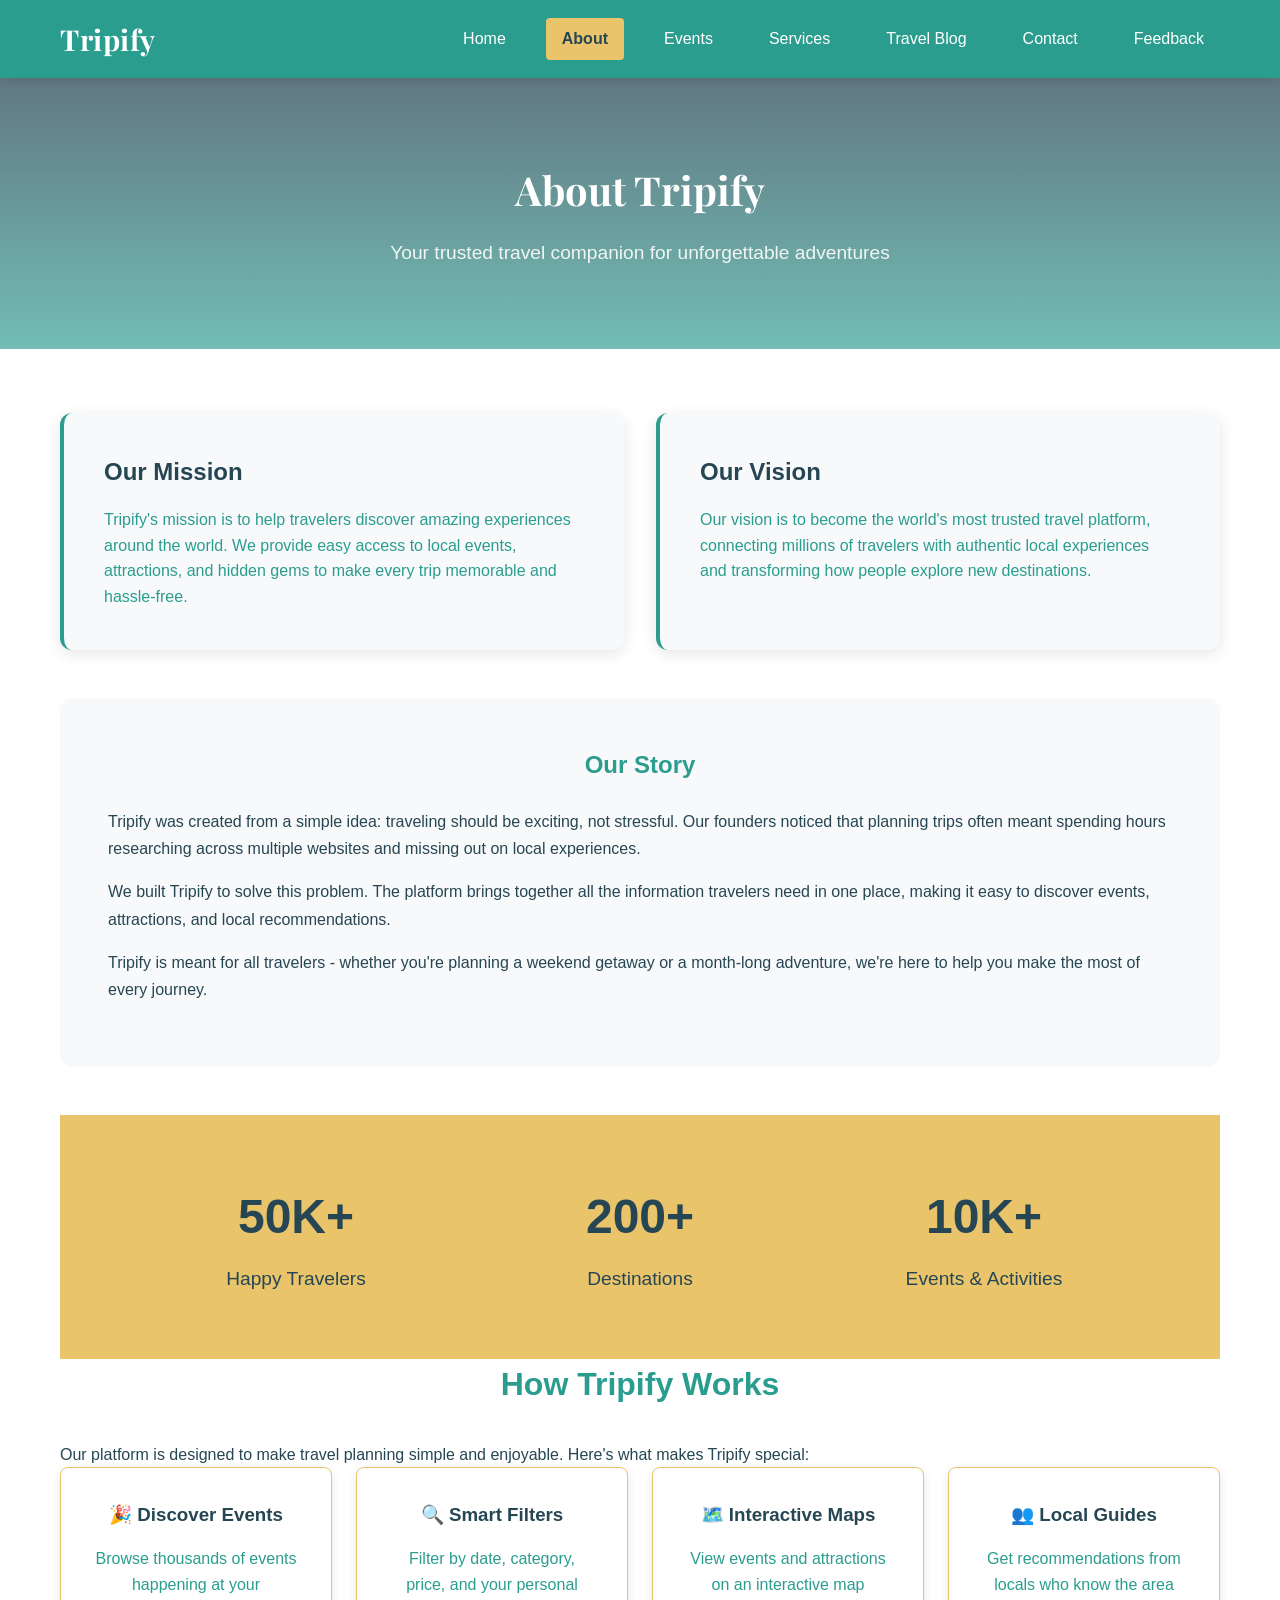
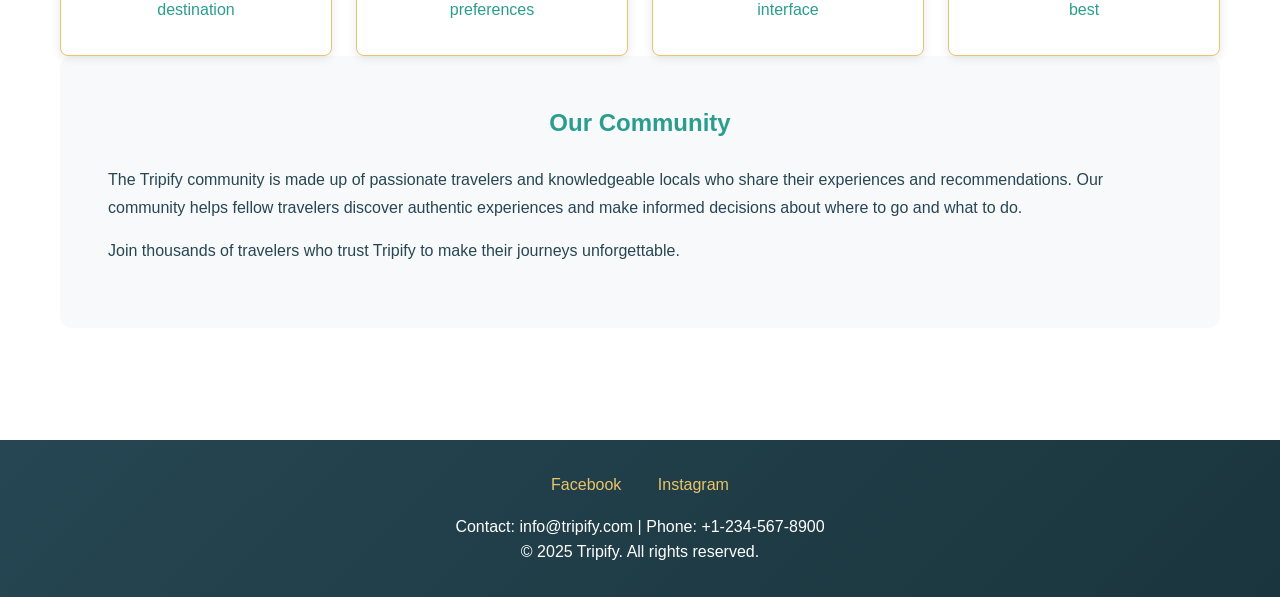
<file: about.html>
<!DOCTYPE html>
<html lang="en">
<head>
    <meta charset="UTF-8">
    <meta name="viewport" content="width=device-width, initial-scale=1.0">
    <title>About Tripify - Our Story & Mission</title>
    <link rel="stylesheet" href="styles.css">
</head>

<body>
    <header>
        <nav class="Navbar">
            <div class="nav-cont">
                <div class="nav-logo">
                    <h2>Tripify</h2>
                </div>
                <div class="nav-menu">
                    <a href="index.html" class="nav-link">Home</a>
                    <a href="about.html" class="nav-link">About</a>
                    <a href="products.html" class="nav-link">Events</a>
                    <a href="services.html" class="nav-link">Services</a>
                    <a href="blog.html" class="nav-link">Travel Blog</a>
                    <a href="contact.html" class="nav-link">Contact</a>
                    <a href="feedback.html" class="nav-link">Feedback</a>
                </div>
            </div>
        </nav>
    </header>

    <!-- About Hero Section -->
    <section class="page-hero">
        <div class="page-hero-content">
            <h1>About Tripify</h1>
            <p>Your trusted travel companion for unforgettable adventures</p>
        </div>
    </section>

    <!-- Mission & Vision -->
    <section class="about-content">
        <div class="about-container">
            <div class="about-grid">
                <div class="about-card">
                    <h2>Our Mission</h2>
                    <p>Tripify's mission is to help travelers discover amazing experiences around the world. We provide easy access to local events, attractions, and hidden gems to make every trip memorable and hassle-free.</p>
                </div>
                
                <div class="about-card">
                    <h2>Our Vision</h2>
                    <p>Our vision is to become the world's most trusted travel platform, connecting millions of travelers with authentic local experiences and transforming how people explore new destinations.</p>
                </div>
            </div>

            <!-- Our Story -->
            <div class="story-section">
                <h2>Our Story</h2>
                <p>Tripify was created from a simple idea: traveling should be exciting, not stressful. Our founders noticed that planning trips often meant spending hours researching across multiple websites and missing out on local experiences.</p>
                <p>We built Tripify to solve this problem. The platform brings together all the information travelers need in one place, making it easy to discover events, attractions, and local recommendations.</p>
                <p>Tripify is meant for all travelers - whether you're planning a weekend getaway or a month-long adventure, we're here to help you make the most of every journey.</p>
            </div>

            <!-- Stats Section -->
            <div class="stats-section">
                <div class="stats-grid">
                    <div class="stat-box">
                        <h3>50K+</h3>
                        <p>Happy Travelers</p>
                    </div>
                    <div class="stat-box">
                        <h3>200+</h3>
                        <p>Destinations</p>
                    </div>
                    <div class="stat-box">
                        <h3>10K+</h3>
                        <p>Events & Activities</p>
                    </div>
                </div>
            </div>

            <!-- Features -->
            <div class="features-section">
                <h2>How Tripify Works</h2>
                <p class="section-text">Our platform is designed to make travel planning simple and enjoyable. Here's what makes Tripify special:</p>
                <div class="features-grid">
                    <div class="feature-item">
                        <h3>🎉 Discover Events</h3>
                        <p>Browse thousands of events happening at your destination</p>
                    </div>
                    <div class="feature-item">
                        <h3>🔍 Smart Filters</h3>
                        <p>Filter by date, category, price, and your personal preferences</p>
                    </div>
                    <div class="feature-item">
                        <h3>🗺️ Interactive Maps</h3>
                        <p>View events and attractions on an interactive map interface</p>
                    </div>
                    <div class="feature-item">
                        <h3>👥 Local Guides</h3>
                        <p>Get recommendations from locals who know the area best</p>
                    </div>
                </div>
            </div>

            <!-- Community Section -->
            <div class="story-section">
                <h2>Our Community</h2>
                <p>The Tripify community is made up of passionate travelers and knowledgeable locals who share their experiences and recommendations. Our community helps fellow travelers discover authentic experiences and make informed decisions about where to go and what to do.</p>
                <p>Join thousands of travelers who trust Tripify to make their journeys unforgettable.</p>
            </div>
        </div>
    </section>

    <footer class="footer">
        <div class="footer-container">
            <div class="social-links">
                <a href="https://www.facebook.com/profile.php?id=61583804927077" target="_blank">Facebook</a>
                <a href="https://www.instagram.com/tripify05?igsh=MTJ5YnJuNHdxeTVwbw==" target="_blank">Instagram</a>
            </div>
            <p>Contact: info@tripify.com | Phone: +1-234-567-8900</p>
            <p>&copy; 2025 Tripify. All rights reserved.</p>
        </div>
    </footer>

    <script src="images.js"></script>
    <script src="scripts.js"></script>
</body>
</html>
</file>
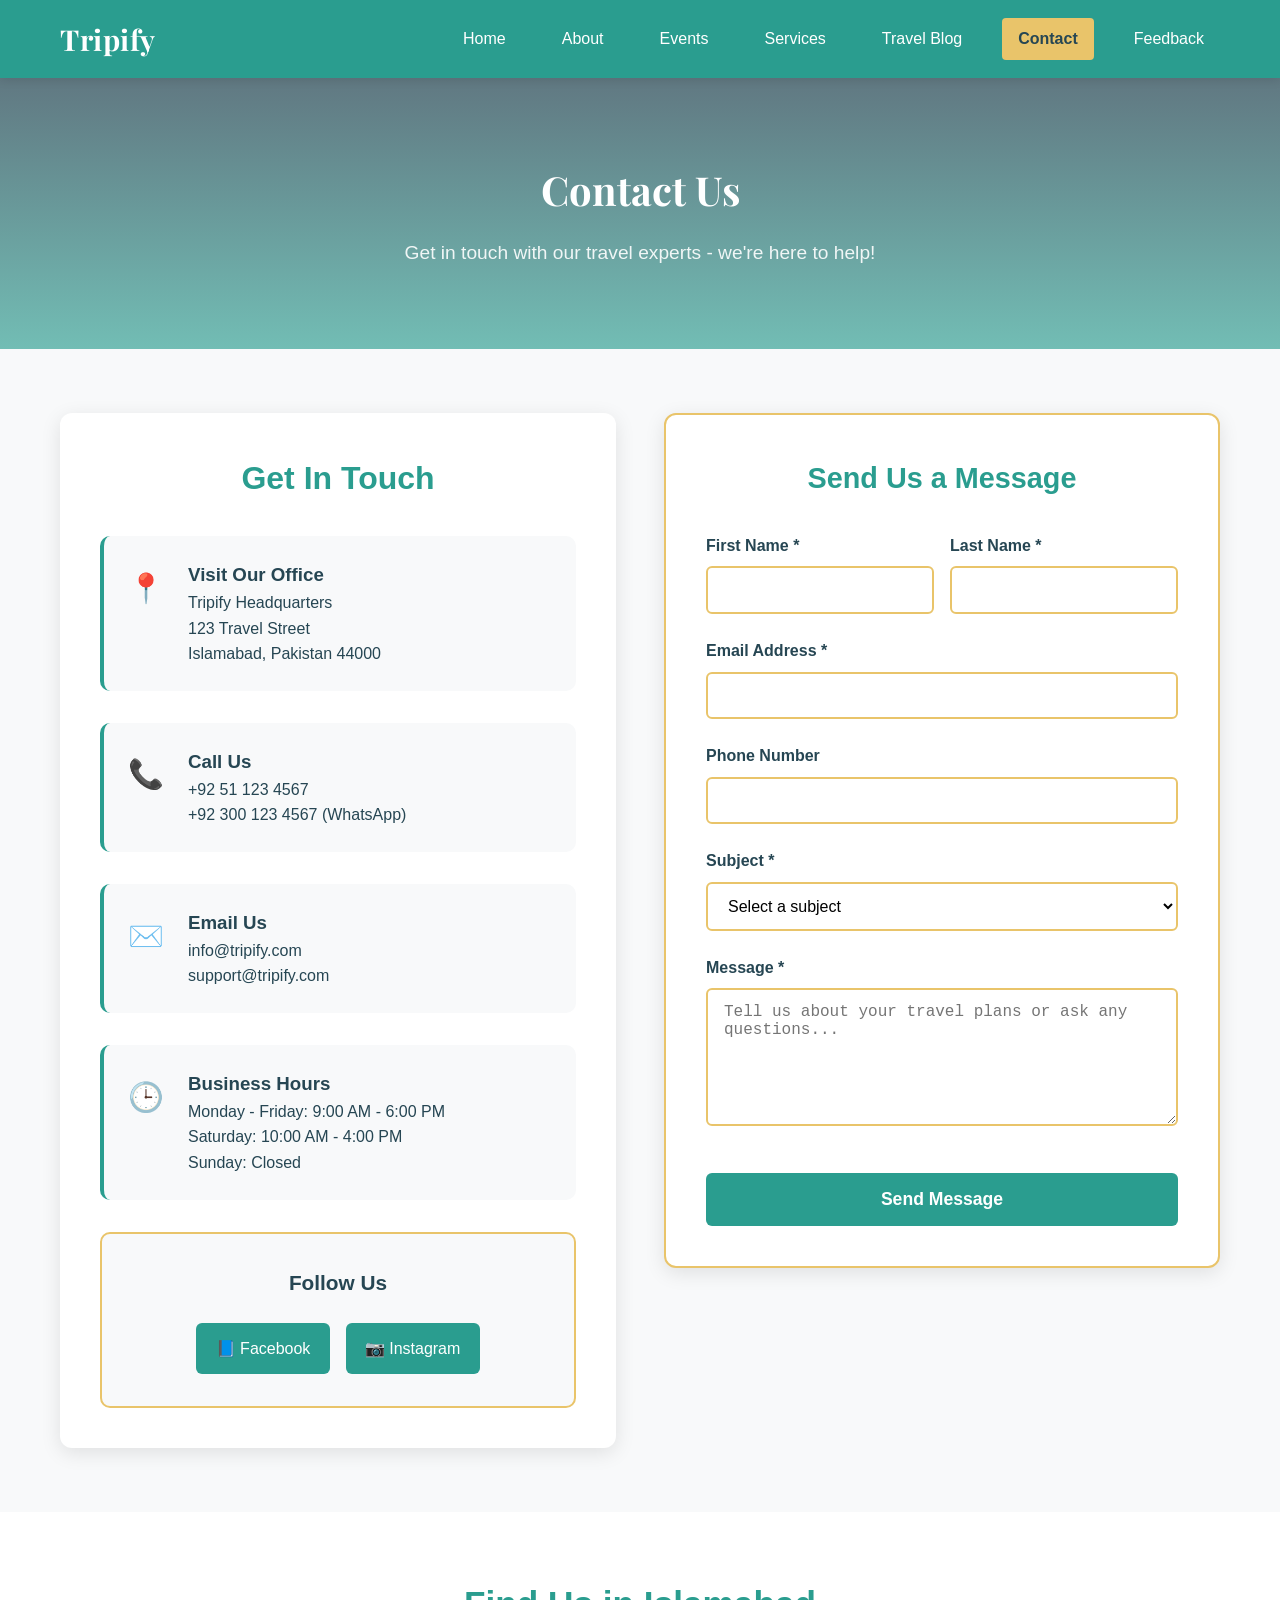
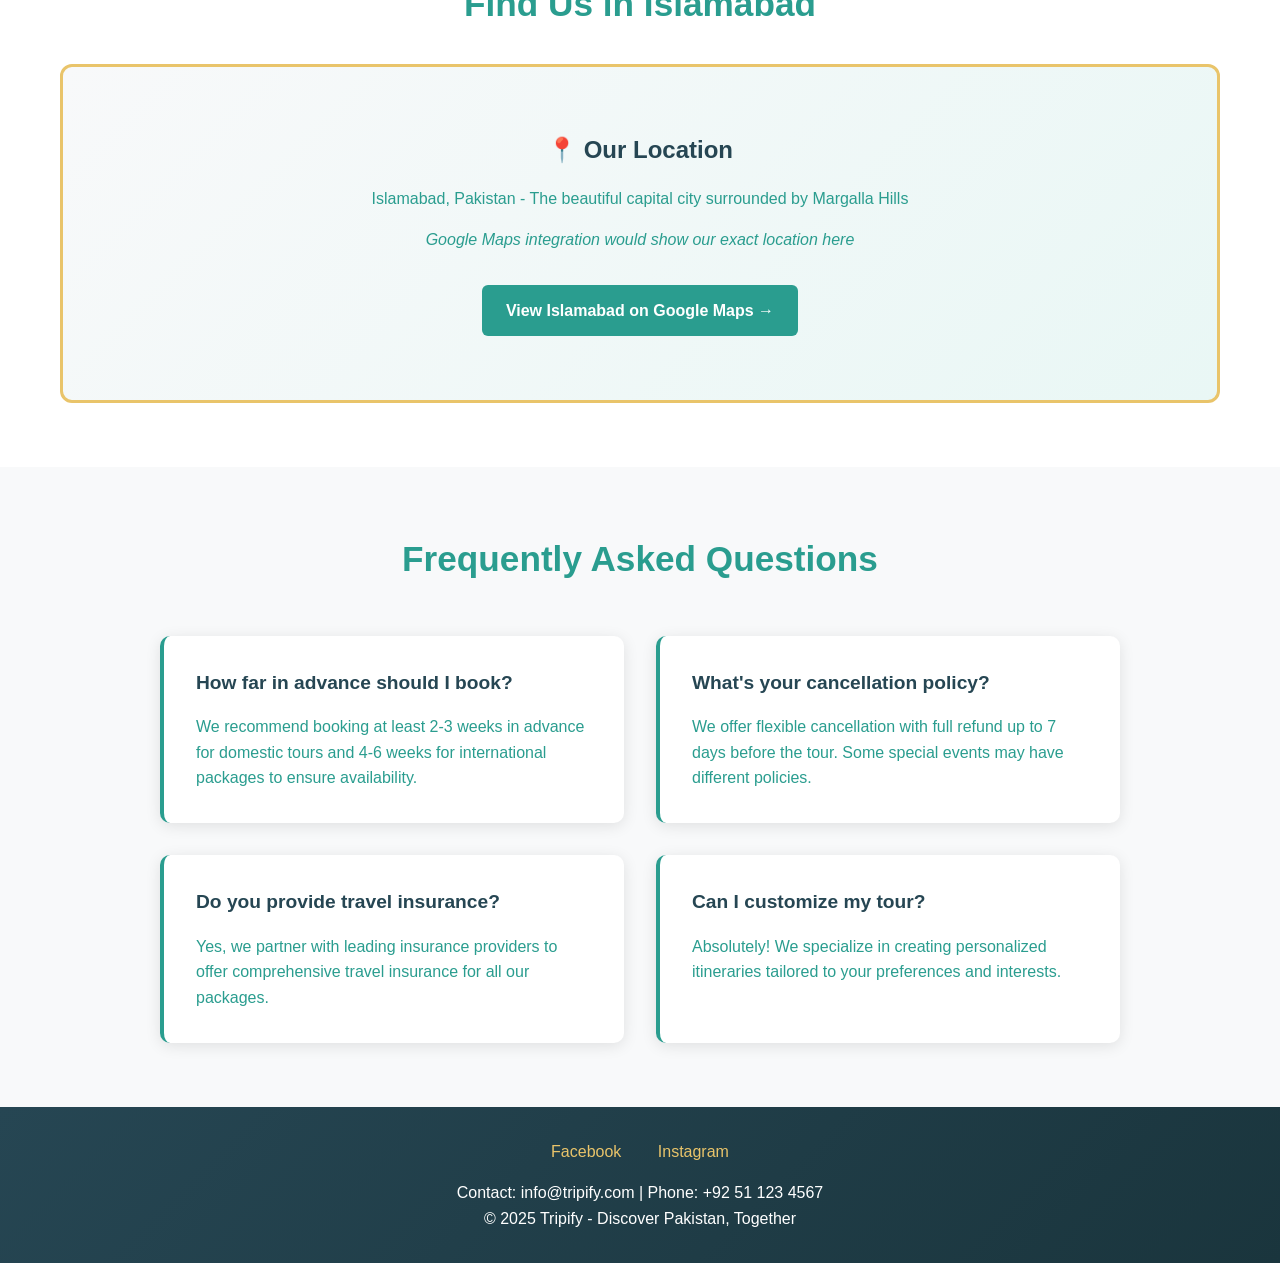
<file: contact.html>
<!DOCTYPE html>
<html lang="en">
<head>
    <meta charset="UTF-8">
    <meta name="viewport" content="width=device-width, initial-scale=1.0">
    <title>Contact Us - Tripify Pakistan</title>
    <link rel="stylesheet" href="styles.css">
</head>

<body>
    <header>
        <nav class="Navbar">
            <div class="nav-cont">
                <div class="nav-logo">
                    <h2>Tripify</h2>
                </div>
                <div class="nav-menu">
                    <a href="index.html" class="nav-link">Home</a>
                    <a href="about.html" class="nav-link">About</a>
                    <a href="products.html" class="nav-link">Events</a>
                    <a href="services.html" class="nav-link">Services</a>
                    <a href="blog.html" class="nav-link">Travel Blog</a>
                    <a href="contact.html" class="nav-link">Contact</a>
                    <a href="feedback.html" class="nav-link">Feedback</a>
                </div>
            </div>
        </nav>
    </header>

    <!-- Contact Hero Section -->
    <section class="page-hero">
        <div class="page-hero-content">
            <h1>Contact Us</h1>
            <p>Get in touch with our travel experts - we're here to help!</p>
        </div>
    </section>

    <!-- Contact Information & Form -->
    <section class="contact-section">
        <div class="contact-container">
            <div class="contact-grid">
                <!-- Contact Information -->
                <div class="contact-info">
                    <h2>Get In Touch</h2>
                    <div class="contact-details">
                        <div class="contact-item">
                            <div class="contact-icon">📍</div>
                            <div>
                                <h3>Visit Our Office</h3>
                                <p>Tripify Headquarters<br>123 Travel Street<br>Islamabad, Pakistan 44000</p>
                            </div>
                        </div>

                        <div class="contact-item">
                            <div class="contact-icon">📞</div>
                            <div>
                                <h3>Call Us</h3>
                                <p>+92 51 123 4567<br>+92 300 123 4567 (WhatsApp)</p>
                            </div>
                        </div>

                        <div class="contact-item">
                            <div class="contact-icon">✉️</div>
                            <div>
                                <h3>Email Us</h3>
                                <p>info@tripify.com<br>support@tripify.com</p>
                            </div>
                        </div>

                        <div class="contact-item">
                            <div class="contact-icon">🕒</div>
                            <div>
                                <h3>Business Hours</h3>
                                <p>Monday - Friday: 9:00 AM - 6:00 PM<br>Saturday: 10:00 AM - 4:00 PM<br>Sunday: Closed</p>
                            </div>
                        </div>
                    </div>

                    <!-- Social Media Links -->
                    <div class="social-contact">
                        <h3>Follow Us</h3>
                        <div class="social-icons">
                            <a href="https://www.facebook.com/profile.php?id=61583804927077" target="_blank" class="social-icon">📘 Facebook</a>
                            <a href="https://www.instagram.com/tripify05" target="_blank" class="social-icon">📷 Instagram</a>
                        </div>
                    </div>
                </div>

                <!-- Contact Form -->
                <div class="contact-form-container">
                    <h2>Send Us a Message</h2>
                    <form class="contact-form" id="contactForm">
                        <div class="form-row">
                            <div class="form-group">
                                <label for="firstName">First Name *</label>
                                <input type="text" id="firstName" name="firstName" required>
                            </div>
                            <div class="form-group">
                                <label for="lastName">Last Name *</label>
                                <input type="text" id="lastName" name="lastName" required>
                            </div>
                        </div>

                        <div class="form-group">
                            <label for="email">Email Address *</label>
                            <input type="email" id="email" name="email" required>
                        </div>

                        <div class="form-group">
                            <label for="phone">Phone Number</label>
                            <input type="tel" id="phone" name="phone">
                        </div>

                        <div class="form-group">
                            <label for="subject">Subject *</label>
                            <select id="subject" name="subject" required>
                                <option value="">Select a subject</option>
                                <option value="booking">Booking Inquiry</option>
                                <option value="custom">Custom Tour Request</option>
                                <option value="partnership">Partnership</option>
                                <option value="general">General Question</option>
                                <option value="complaint">Complaint</option>
                            </select>
                        </div>

                        <div class="form-group">
                            <label for="message">Message *</label>
                            <textarea id="message" name="message" rows="6" placeholder="Tell us about your travel plans or ask any questions..." required></textarea>
                        </div>

                        <button type="submit" class="submit-btn">Send Message</button>
                    </form>
                </div>
            </div>
        </div>
    </section>

    <!-- Map Section -->
    <section class="map-section">
        <div class="map-container">
            <h2>Find Us in Islamabad</h2>
            <div class="map-placeholder">
                <div class="map-content">
                    <h3>📍 Our Location</h3>
                    <p>Islamabad, Pakistan - The beautiful capital city surrounded by Margalla Hills</p>
                    <p><em>Google Maps integration would show our exact location here</em></p>
                    <a href="https://www.google.com/maps/place/Islamabad" target="_blank" class="map-link">
                        View Islamabad on Google Maps →
                    </a>
                </div>
            </div>
        </div>
    </section>

    <!-- FAQ Section -->
    <section class="faq-section">
        <div class="faq-container">
            <h2>Frequently Asked Questions</h2>
            <div class="faq-grid">
                <div class="faq-item">
                    <h3>How far in advance should I book?</h3>
                    <p>We recommend booking at least 2-3 weeks in advance for domestic tours and 4-6 weeks for international packages to ensure availability.</p>
                </div>
                <div class="faq-item">
                    <h3>What's your cancellation policy?</h3>
                    <p>We offer flexible cancellation with full refund up to 7 days before the tour. Some special events may have different policies.</p>
                </div>
                <div class="faq-item">
                    <h3>Do you provide travel insurance?</h3>
                    <p>Yes, we partner with leading insurance providers to offer comprehensive travel insurance for all our packages.</p>
                </div>
                <div class="faq-item">
                    <h3>Can I customize my tour?</h3>
                    <p>Absolutely! We specialize in creating personalized itineraries tailored to your preferences and interests.</p>
                </div>
            </div>
        </div>
    </section>

    <footer class="footer">
        <div class="footer-container">
            <div class="social-links">
                <a href="https://www.facebook.com/profile.php?id=61583804927077" target="_blank">Facebook</a>
                <a href="https://www.instagram.com/tripify05" target="_blank">Instagram</a>
            </div>
            <p>Contact: info@tripify.com | Phone: +92 51 123 4567</p>
            <p>&copy; 2025 Tripify - Discover Pakistan, Together</p>
        </div>
    </footer>

    <script src="images.js"></script>
    <script src="scripts.js"></script>
</body>
</html>
</file>
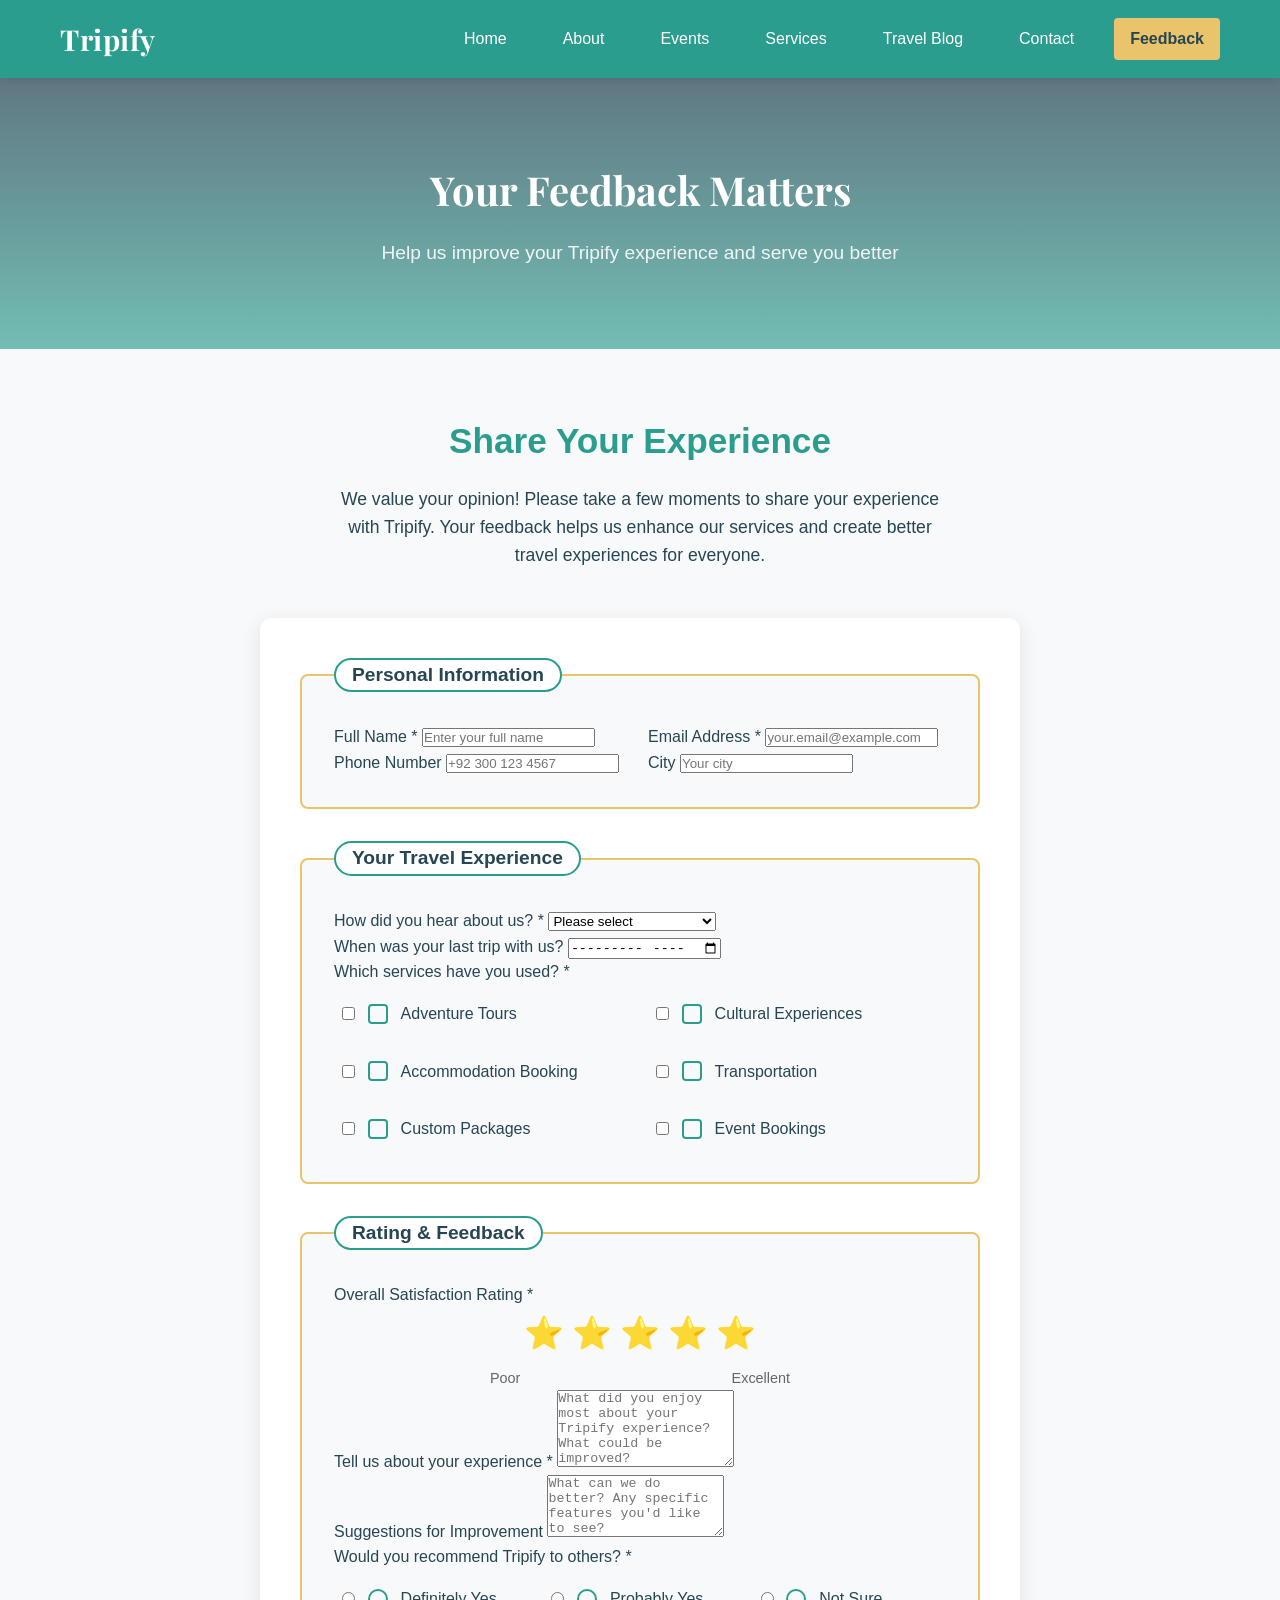
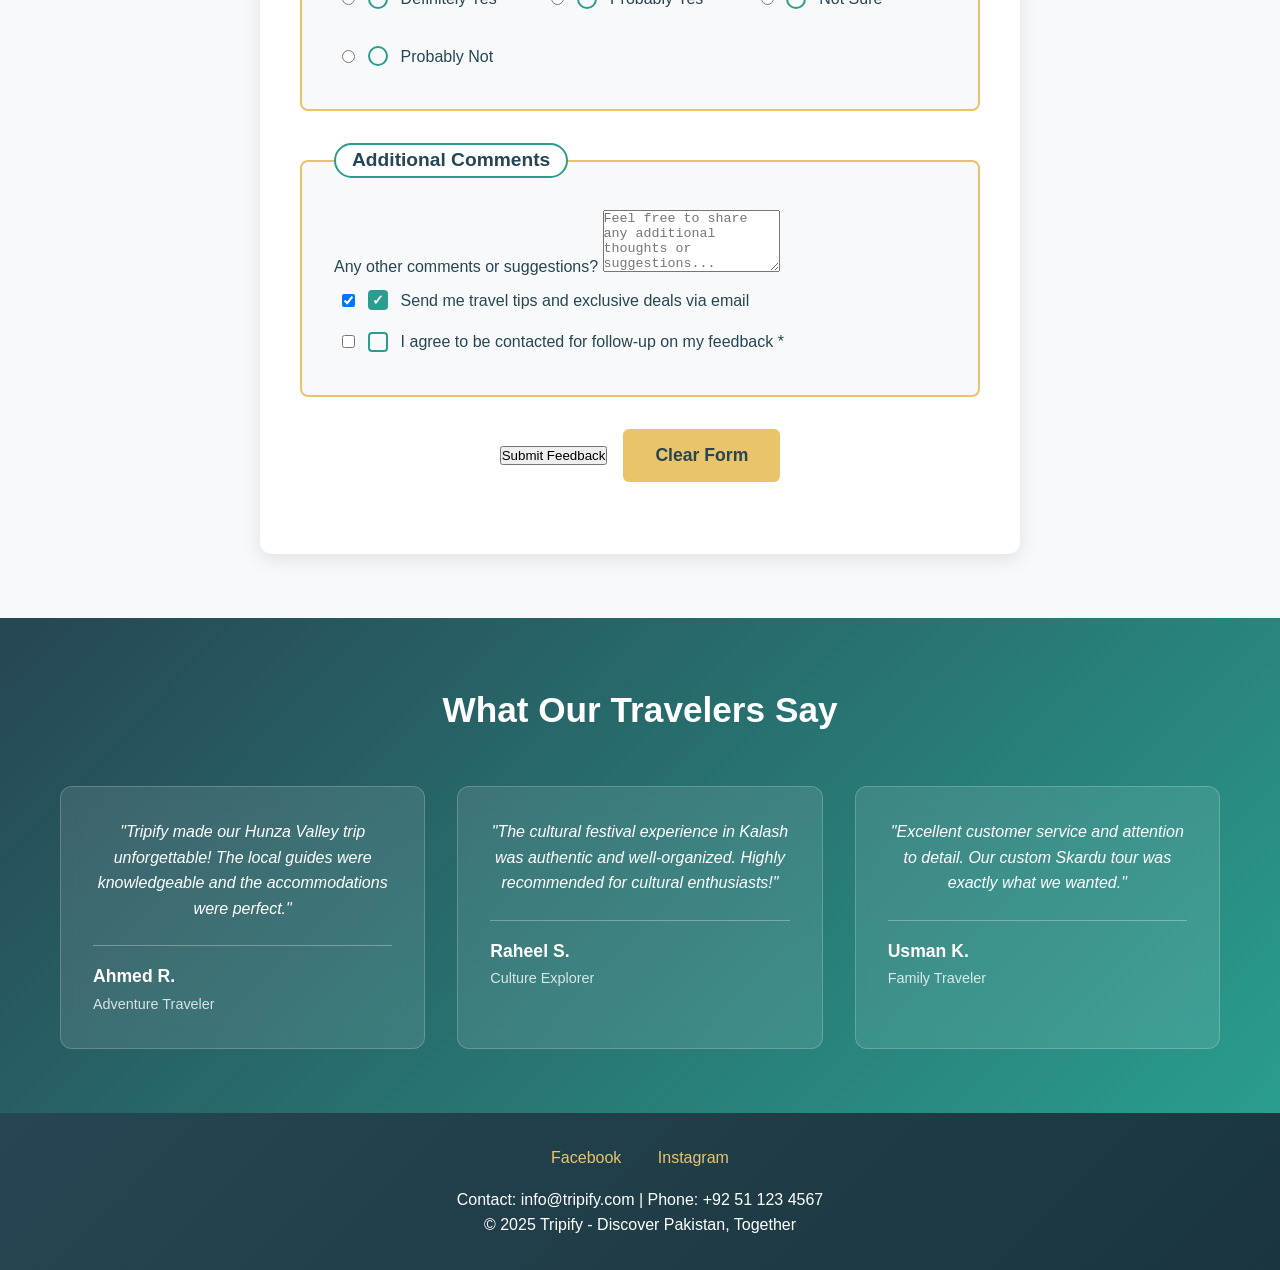
<file: feedback.html>
<!DOCTYPE html>
<html lang="en">
<head>
    <meta charset="UTF-8">
    <meta name="viewport" content="width=device-width, initial-scale=1.0">
    <title>Feedback - Help Us Improve Tripify</title>
    <link rel="stylesheet" href="styles.css">
</head>

<body>
    <header>
        <nav class="Navbar">
            <div class="nav-cont">
                <div class="nav-logo">
                    <h2>Tripify</h2>
                </div>
                <div class="nav-menu">
                    <a href="index.html" class="nav-link">Home</a>
                    <a href="about.html" class="nav-link">About</a>
                    <a href="products.html" class="nav-link">Events</a>
                    <a href="services.html" class="nav-link">Services</a>
                    <a href="blog.html" class="nav-link">Travel Blog</a>
                    <a href="contact.html" class="nav-link">Contact</a>
                    <a href="feedback.html" class="nav-link">Feedback</a>
                </div>
            </div>
        </nav>
    </header>

    <!-- Feedback Hero Section -->
    <section class="page-hero">
        <div class="page-hero-content">
            <h1>Your Feedback Matters</h1>
            <p>Help us improve your Tripify experience and serve you better</p>
        </div>
    </section>

    <!-- Feedback Form -->
    <section class="feedback-section">
        <div class="feedback-container">
            <div class="feedback-intro">
                <h2>Share Your Experience</h2>
                <p>We value your opinion! Please take a few moments to share your experience with Tripify. Your feedback helps us enhance our services and create better travel experiences for everyone.</p>
            </div>

            <form class="feedback-form" id="feedbackForm">
                <!-- Personal Information -->
                <fieldset class="form-fieldset">
                    <legend>Personal Information</legend>
                    
                    <div class="form-row">
                        <div class="form-group">
                            <label for="fullName">Full Name *</label>
                            <input type="text" id="fullName" name="fullName" required 
                                   list="nameSuggestions" placeholder="Enter your full name">
                            <datalist id="nameSuggestions">
                                <option value="Ali Ahmed">
                                <option value="Raheel Khan">
                                <option value="Irfan Malik">
                                <option value="Anwar Ali">
                            </datalist>
                        </div>

                        <div class="form-group">
                            <label for="email">Email Address *</label>
                            <input type="email" id="email" name="email" required 
                                   placeholder="your.email@example.com">
                        </div>
                    </div>

                    <div class="form-row">
                        <div class="form-group">
                            <label for="phone">Phone Number</label>
                            <input type="tel" id="phone" name="phone" 
                                   placeholder="+92 300 123 4567">
                        </div>

                        <div class="form-group">
                            <label for="city">City</label>
                            <input type="text" id="city" name="city" 
                                   list="citySuggestions" placeholder="Your city">
                            <datalist id="citySuggestions">
                                <option value="Islamabad">
                                <option value="Karachi">
                                <option value="Lahore">
                                <option value="Peshawar">
                                <option value="Quetta">
                                <option value="Rawalpindi">
                                <option value="Faisalabad">
                            </datalist>
                        </div>
                    </div>
                </fieldset>

                <!-- Travel Experience -->
                <fieldset class="form-fieldset">
                    <legend>Your Travel Experience</legend>
                    
                    <div class="form-group">
                        <label for="hearAbout">How did you hear about us? *</label>
                        <select id="hearAbout" name="hearAbout" required>
                            <option value="">Please select</option>
                            <option value="friend">Friend Recommendation</option>
                            <option value="social">Social Media</option>
                            <option value="search">Search Engine</option>
                            <option value="ad">Advertisement</option>
                            <option value="blog">Travel Blog</option>
                            <option value="other">Other</option>
                        </select>
                    </div>

                    <div class="form-group">
                        <label>When was your last trip with us?</label>
                        <input type="month" id="lastTrip" name="lastTrip">
                    </div>

                    <div class="form-group">
                        <label>Which services have you used? *</label>
                        <div class="checkbox-grid">
                            <label class="checkbox-label">
                                <input type="checkbox" name="services" value="tours" required>
                                <span class="checkmark"></span>
                                Adventure Tours
                            </label>
                            <label class="checkbox-label">
                                <input type="checkbox" name="services" value="cultural">
                                <span class="checkmark"></span>
                                Cultural Experiences
                            </label>
                            <label class="checkbox-label">
                                <input type="checkbox" name="services" value="accommodation">
                                <span class="checkmark"></span>
                                Accommodation Booking
                            </label>
                            <label class="checkbox-label">
                                <input type="checkbox" name="services" value="transport">
                                <span class="checkmark"></span>
                                Transportation
                            </label>
                            <label class="checkbox-label">
                                <input type="checkbox" name="services" value="custom">
                                <span class="checkmark"></span>
                                Custom Packages
                            </label>
                            <label class="checkbox-label">
                                <input type="checkbox" name="services" value="events">
                                <span class="checkmark"></span>
                                Event Bookings
                            </label>
                        </div>
                    </div>
                </fieldset>

                <!-- Rating & Feedback -->
                <fieldset class="form-fieldset">
                    <legend>Rating & Feedback</legend>
                    
                    <div class="form-group">
                        <label>Overall Satisfaction Rating *</label>
                        <div class="rating-container">
                            <div class="rating-stars">
                                <input type="radio" id="star5" name="rating" value="5" required>
                                <label for="star5">⭐</label>
                                <input type="radio" id="star4" name="rating" value="4">
                                <label for="star4">⭐</label>
                                <input type="radio" id="star3" name="rating" value="3">
                                <label for="star3">⭐</label>
                                <input type="radio" id="star2" name="rating" value="2">
                                <label for="star2">⭐</label>
                                <input type="radio" id="star1" name="rating" value="1">
                                <label for="star1">⭐</label>
                            </div>
                            <div class="rating-labels">
                                <span>Poor</span>
                                <span>Excellent</span>
                            </div>
                        </div>
                    </div>

                    <div class="form-group">
                        <label for="experience">Tell us about your experience *</label>
                        <textarea id="experience" name="experience" rows="5" required 
                                  placeholder="What did you enjoy most about your Tripify experience? What could be improved?"></textarea>
                    </div>

                    <div class="form-group">
                        <label for="improvements">Suggestions for Improvement</label>
                        <textarea id="improvements" name="improvements" rows="4" 
                                  placeholder="What can we do better? Any specific features you'd like to see?"></textarea>
                    </div>

                    <div class="form-group">
                        <label for="recommend">Would you recommend Tripify to others? *</label>
                        <div class="recommend-options">
                            <label class="radio-label">
                                <input type="radio" name="recommend" value="definitely" required>
                                <span class="radiomark"></span>
                                Definitely Yes
                            </label>
                            <label class="radio-label">
                                <input type="radio" name="recommend" value="probably">
                                <span class="radiomark"></span>
                                Probably Yes
                            </label>
                            <label class="radio-label">
                                <input type="radio" name="recommend" value="notsure">
                                <span class="radiomark"></span>
                                Not Sure
                            </label>
                            <label class="radio-label">
                                <input type="radio" name="recommend" value="probablynot">
                                <span class="radiomark"></span>
                                Probably Not
                            </label>
                        </div>
                    </div>
                </fieldset>

                <!-- Additional Comments -->
                <fieldset class="form-fieldset">
                    <legend>Additional Comments</legend>
                    
                    <div class="form-group">
                        <label for="comments">Any other comments or suggestions?</label>
                        <textarea id="comments" name="comments" rows="4" 
                                  placeholder="Feel free to share any additional thoughts or suggestions..."></textarea>
                    </div>

                    <div class="form-group">
                        <label class="checkbox-label">
                            <input type="checkbox" name="newsletter" checked>
                            <span class="checkmark"></span>
                            Send me travel tips and exclusive deals via email
                        </label>
                    </div>

                    <div class="form-group">
                        <label class="checkbox-label">
                            <input type="checkbox" name="contact" required>
                            <span class="checkmark"></span>
                            I agree to be contacted for follow-up on my feedback *
                        </label>
                    </div>
                </fieldset>

                <!-- Form Actions -->
                <div class="form-actions">
                    <button type="submit" class="submit-btn">Submit Feedback</button>
                    <button type="reset" class="reset-btn">Clear Form</button>
                    <output id="formOutput" class="form-output"></output>
                </div>
            </form>
        </div>
    </section>

    <!-- Testimonials Section -->
    <section class="testimonials-section">
        <div class="testimonials-container">
            <h2>What Our Travelers Say</h2>
            <div class="testimonials-grid">
                <div class="testimonial-card">
                    <div class="testimonial-content">
                        <p>"Tripify made our Hunza Valley trip unforgettable! The local guides were knowledgeable and the accommodations were perfect."</p>
                    </div>
                    <div class="testimonial-author">
                        <strong>Ahmed R.</strong>
                        <span>Adventure Traveler</span>
                    </div>
                </div>
                <div class="testimonial-card">
                    <div class="testimonial-content">
                        <p>"The cultural festival experience in Kalash was authentic and well-organized. Highly recommended for cultural enthusiasts!"</p>
                    </div>
                    <div class="testimonial-author">
                        <strong>Raheel S.</strong>
                        <span>Culture Explorer</span>
                    </div>
                </div>
                <div class="testimonial-card">
                    <div class="testimonial-content">
                        <p>"Excellent customer service and attention to detail. Our custom Skardu tour was exactly what we wanted."</p>
                    </div>
                    <div class="testimonial-author">
                        <strong>Usman K.</strong>
                        <span>Family Traveler</span>
                    </div>
                </div>
            </div>
        </div>
    </section>

    <!-- Thank You Message (Hidden by default) -->
    <div id="thankYouMessage" class="thank-you-message hidden">
        <div class="thank-you-content">
            <div class="thank-you-icon">🎉</div>
            <h2>Thank You for Your Feedback!</h2>
            <p>We truly appreciate you taking the time to share your experience with us. Your feedback is valuable and will help us improve our services.</p>
            <p>We'll review your comments carefully and get back to you if needed.</p>
            <button onclick="closeThankYou()" class="cta-button">Back to Home</button>
        </div>
    </div>

    <footer class="footer">
        <div class="footer-container">
            <div class="social-links">
                <a href="https://www.facebook.com/profile.php?id=61583804927077" target="_blank">Facebook</a>
                <a href="https://www.instagram.com/tripify05" target="_blank">Instagram</a>
            </div>
            <p>Contact: info@tripify.com | Phone: +92 51 123 4567</p>
            <p>&copy; 2025 Tripify - Discover Pakistan, Together</p>
        </div>
    </footer>

    <script src="images.js"></script>
    <script src="scripts.js"></script>
</body>
</html>
</file>
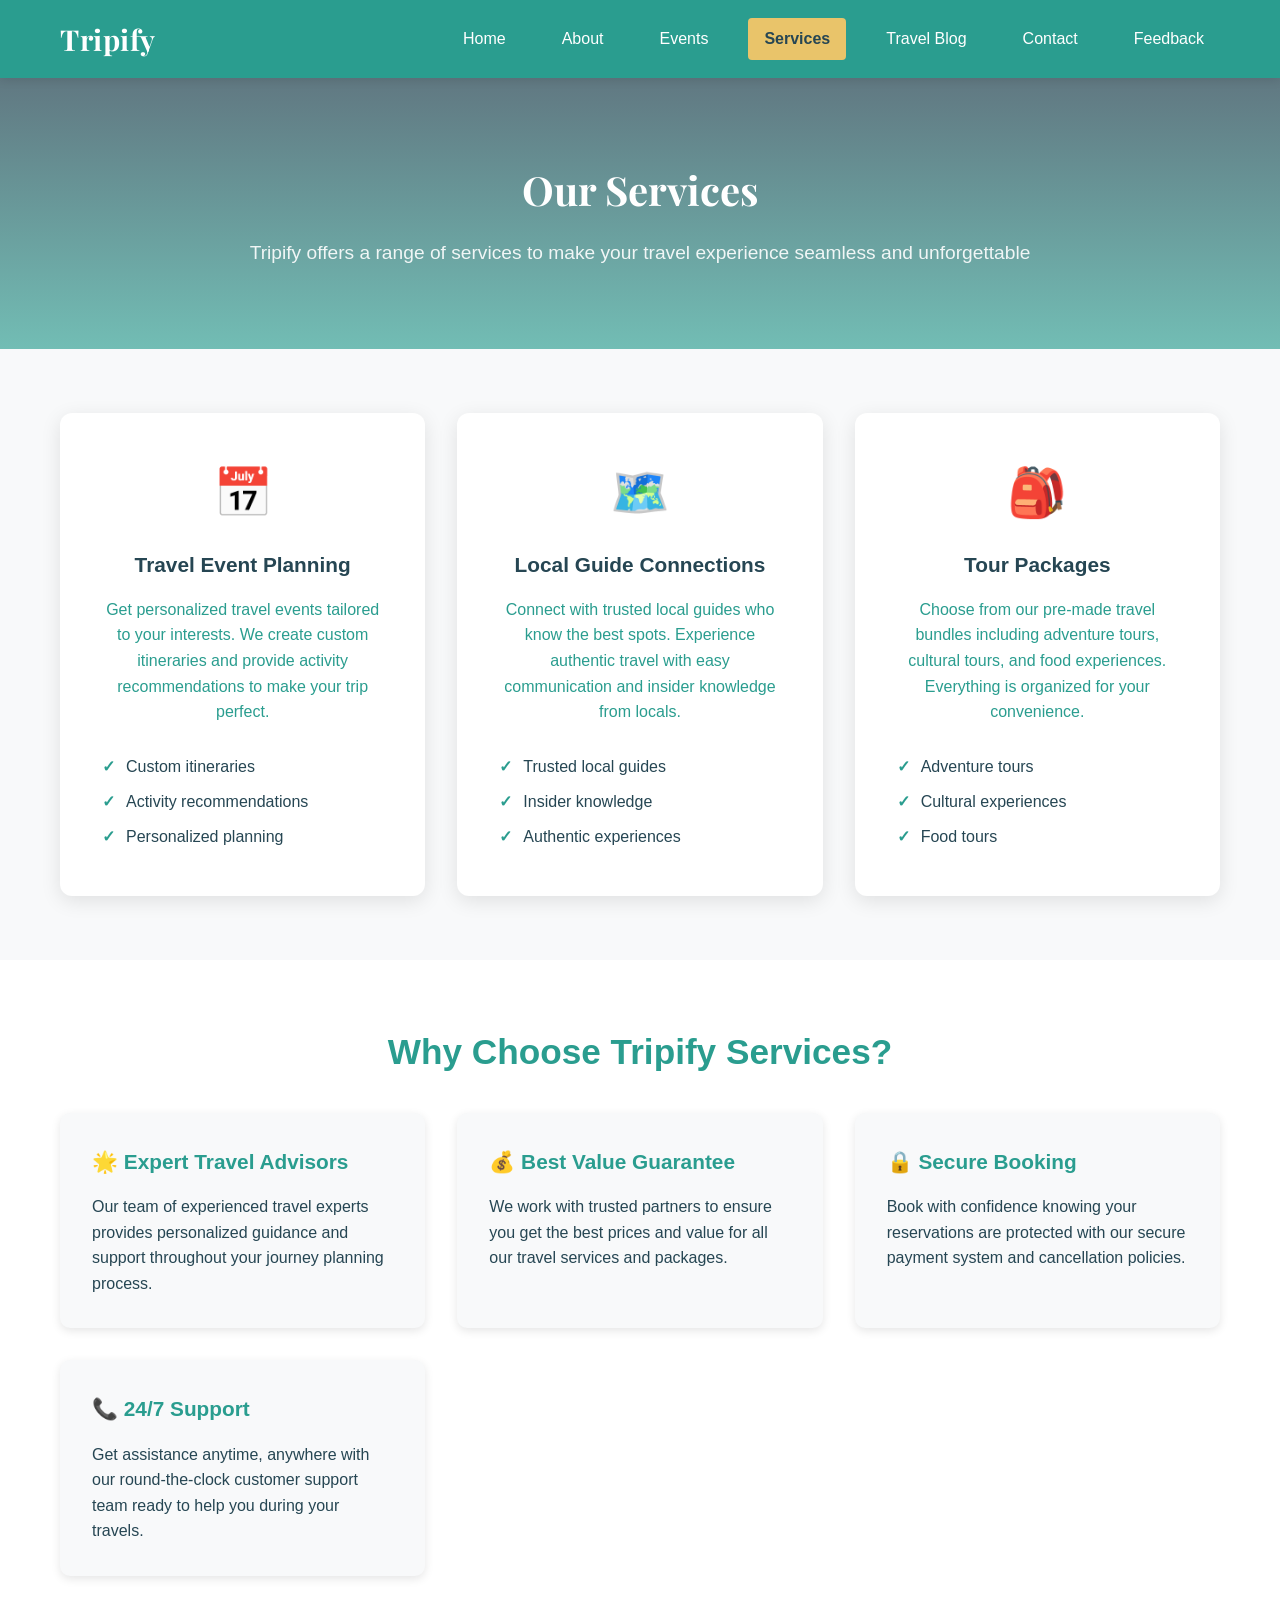
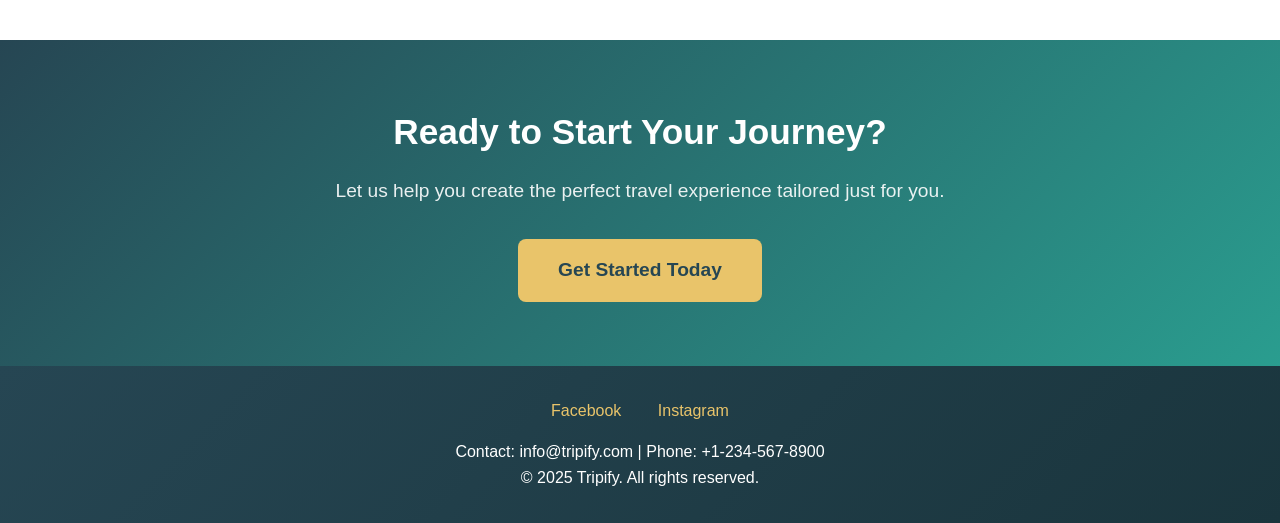
<file: services.html>
<!DOCTYPE html>
<html lang="en">
<head>
    <meta charset="UTF-8">
    <meta name="viewport" content="width=device-width, initial-scale=1.0">
    <title>Our Services - Tripify Travel Experiences</title>
    <link rel="stylesheet" href="styles.css">
</head>

<body>
    <header>
        <nav class="Navbar">
            <div class="nav-cont">
                <div class="nav-logo">
                    <h2>Tripify</h2>
                </div>
                <div class="nav-menu">
                    <a href="index.html" class="nav-link">Home</a>
                    <a href="about.html" class="nav-link">About</a>
                    <a href="products.html" class="nav-link">Events</a>
                    <a href="services.html" class="nav-link">Services</a>
                    <a href="blog.html" class="nav-link">Travel Blog</a>
                    <a href="contact.html" class="nav-link">Contact</a>
                    <a href="feedback.html" class="nav-link">Feedback</a>
                </div>
            </div>
        </nav>
    </header>

    <!-- Services Hero Section -->
    <section class="page-hero">
        <div class="page-hero-content">
            <h1>Our Services</h1>
            <p>Tripify offers a range of services to make your travel experience seamless and unforgettable</p>
        </div>
    </section>

    <!-- Main Services -->
    <section class="services-section">
        <div class="services-container">
            <div class="services-grid">
                <div class="service-card">
                    <div class="service-icon">📅</div>
                    <h2>Travel Event Planning</h2>
                    <p>Get personalized travel events tailored to your interests. We create custom itineraries and provide activity recommendations to make your trip perfect.</p>
                    <ul>
                        <li>Custom itineraries</li>
                        <li>Activity recommendations</li>
                        <li>Personalized planning</li>
                    </ul>
                </div>

                <div class="service-card">
                    <div class="service-icon">🗺️</div>
                    <h2>Local Guide Connections</h2>
                    <p>Connect with trusted local guides who know the best spots. Experience authentic travel with easy communication and insider knowledge from locals.</p>
                    <ul>
                        <li>Trusted local guides</li>
                        <li>Insider knowledge</li>
                        <li>Authentic experiences</li>
                    </ul>
                </div>

                <div class="service-card">
                    <div class="service-icon">🎒</div>
                    <h2>Tour Packages</h2>
                    <p>Choose from our pre-made travel bundles including adventure tours, cultural tours, and food experiences. Everything is organized for your convenience.</p>
                    <ul>
                        <li>Adventure tours</li>
                        <li>Cultural experiences</li>
                        <li>Food tours</li>
                    </ul>
                </div>
            </div>
        </div>
    </section>

    <!-- Benefits Section -->
    <section class="benefits-section">
        <div class="benefits-container">
            <h2>Why Choose Tripify Services?</h2>
            <div class="benefits-grid">
                <div class="benefit-item">
                    <h3>🌟 Expert Travel Advisors</h3>
                    <p>Our team of experienced travel experts provides personalized guidance and support throughout your journey planning process.</p>
                </div>
                <div class="benefit-item">
                    <h3>💰 Best Value Guarantee</h3>
                    <p>We work with trusted partners to ensure you get the best prices and value for all our travel services and packages.</p>
                </div>
                <div class="benefit-item">
                    <h3>🔒 Secure Booking</h3>
                    <p>Book with confidence knowing your reservations are protected with our secure payment system and cancellation policies.</p>
                </div>
                <div class="benefit-item">
                    <h3>📞 24/7 Support</h3>
                    <p>Get assistance anytime, anywhere with our round-the-clock customer support team ready to help you during your travels.</p>
                </div>
            </div>
        </div>
    </section>

    <!-- CTA Section -->
    <section class="cta-section">
        <h2>Ready to Start Your Journey?</h2>
        <p>Let us help you create the perfect travel experience tailored just for you.</p>
        <a href="contact.html" class="cta-button-large">Get Started Today</a>
    </section>

    <footer class="footer">
        <div class="footer-container">
            <div class="social-links">
                <a href="https://www.facebook.com/profile.php?id=61583804927077" target="_blank">Facebook</a>
                <a href="https://www.instagram.com/tripify05?igsh=MTJ5YnJuNHdxeTVwbw==" target="_blank">Instagram</a>
            </div>
            <p>Contact: info@tripify.com | Phone: +1-234-567-8900</p>
            <p>&copy; 2025 Tripify. All rights reserved.</p>
        </div>
    </footer>

    <script src="images.js"></script>
    <script src="scripts.js"></script>
</body>
</html>
</file>
<file: styles.css>
/* ===== TRIPFI OFFICIAL STYLES ===== */
@import url('https://fonts.googleapis.com/css2?family=DM+Sans:ital,opsz,wght@0,9..40,400;0,9..40,600;0,9..40,700&family=Playfair+Display:wght@600;700&display=swap');

:root {
    --color-primary: #2A9D8F;
    --color-dark: #264653;
    --color-accent: #E9C46A;
    --color-warm: #f4a261;
    --color-coral: #e76f51;
    --color-bg: #F8F9FA;
    --hero-image: url('https://picsum.photos/seed/pakistan-hero/1920/1080');
    --shadow-soft: 0 8px 30px rgba(38, 70, 83, 0.12);
    --radius-lg: 15px;
}

* {
    margin: 0;
    padding: 0;
    box-sizing: border-box;
}

body {
    font-family: 'DM Sans', system-ui, -apple-system, sans-serif;
    line-height: 1.6;
    color: var(--color-dark);
    background-color: var(--color-bg);
}

/* ===== NAVIGATION BAR ===== */
.Navbar {
    background-color: #2A9D8F;
    padding: 1rem 0;
    box-shadow: 0 2px 10px rgba(0,0,0,0.1);
}

.nav-cont {
    display: flex;
    justify-content: space-between;
    align-items: center;
    max-width: 1200px;
    margin: 0 auto;
    padding: 0 20px;
}

.nav-logo h2 {
    color: white;
    font-size: 1.8rem;
    font-weight: bold;
}

.nav-menu {
    display: flex;
    gap: 1.5rem;
}

.nav-link {
    color: white;
    text-decoration: none;
    padding: 0.5rem 1rem;
    border-radius: 4px;
    transition: all 0.3s ease;
}

.nav-link:hover {
    background-color: #E9C46A;
    color: #264653;
}

/* ===== HERO SECTION WITH BACKGROUND IMAGE ===== */
.Hero {
    background: linear-gradient(rgba(0, 0, 0, 0.45), rgba(38, 70, 83, 0.55)), 
                var(--hero-image) center/cover no-repeat fixed;
    color: white;
    padding: 5rem 0;
    text-align: center;
    position: relative;
    min-height: 70vh;
    display: flex;
    align-items: center;
    justify-content: center;
}

.hero-content {
    position: relative;
    z-index: 2;
    max-width: 800px;
    padding: 0 20px;
}

.hero-content h1 {
    font-size: 3rem;
    margin-bottom: 1.5rem;
    font-weight: bold;
    text-shadow: 2px 2px 4px rgba(0, 0, 0, 0.7);
}

.hero-content p {
    font-size: 1.2rem;
    margin-bottom: 2rem;
    opacity: 0.9;
    text-shadow: 1px 1px 2px rgba(0, 0, 0, 0.7);
}

/* ===== SEARCH BAR ===== */
.search-bar {
    display: flex;
    justify-content: center;
    margin: 2rem 0;
    max-width: 600px;
    margin-left: auto;
    margin-right: auto;
}

.search-bar input {
    padding: 12px 15px;
    font-size: 1rem;
    border: 2px solid #E9C46A;
    border-radius: 8px 0 0 8px;
    width: 70%;
    outline: none;
}

.search-bar button {
    padding: 12px 25px;
    background-color: #E9C46A;
    color: #264653;
    border: none;
    border-radius: 0 8px 8px 0;
    cursor: pointer;
    font-weight: bold;
    transition: background-color 0.3s ease;
}

.search-bar button:hover {
    background-color: #f4a261;
}

#searchMessage {
    text-align: center;
    margin-top: 1rem;
    color: #2A9D8F;
    font-weight: bold;
}

/* ===== SLIDER STYLES ===== */
.slider-section {
    padding: 3rem 0;
    background-color: #FFFFFF;
}

.slider-container {
    max-width: 1200px;
    margin: 0 auto;
    padding: 0 20px;
    position: relative;
}

.slider-container h2 {
    text-align: center;
    color: #2A9D8F;
    margin-bottom: 2rem;
    font-size: 2.5rem;
}

.slider {
    position: relative;
    height: 500px;
    overflow: hidden;
    border-radius: 15px;
    box-shadow: 0 8px 25px rgba(0,0,0,0.15);
}

.slide {
    position: absolute;
    top: 0;
    left: 0;
    width: 100%;
    height: 100%;
    display: none;
}

.slide.active {
    display: block;
}

.slide img {
    width: 100%;
    height: 100%;
    object-fit: cover;
    display: block;
}

.slide-text {
    position: absolute;
    bottom: 0;
    left: 0;
    right: 0;
    background: linear-gradient(transparent, rgba(0,0,0,0.7));
    color: white;
    padding: 2rem;
    font-size: 1.5rem;
    font-weight: bold;
}

.slider-btn {
    position: absolute;
    top: 50%;
    transform: translateY(-50%);
    background-color: rgba(255,255,255,0.9);
    border: none;
    padding: 15px 20px;
    font-size: 1.5rem;
    cursor: pointer;
    border-radius: 50%;
    transition: all 0.3s ease;
    z-index: 100;
    color: #264653;
    font-weight: bold;
}

.slider-btn:hover {
    background-color: white;
    transform: translateY(-50%) scale(1.1);
    box-shadow: 0 4px 12px rgba(0,0,0,0.3);
}

.prev {
    left: 20px;
}

.next {
    right: 20px;
}

.slider-dots {
    text-align: center;
    margin-top: 1.5rem;
    z-index: 10;
    position: relative;
}

.dot {
    display: inline-block;
    width: 14px;
    height: 14px;
    margin: 0 8px;
    background-color: #bbb;
    border-radius: 50%;
    cursor: pointer;
    transition: all 0.3s ease;
    border: 2px solid transparent;
}

.dot.active {
    background-color: #2A9D8F;
    transform: scale(1.2);
}

.dot:hover {
    background-color: #E9C46A;
    border-color: #264653;
}
/* ===== FEATURED EVENTS SECTION ===== */
.featured-section {
    padding: 4rem 0;
    background-color: #FFFFFF;
}

.featured-container {
    max-width: 1200px;
    margin: 0 auto;
    padding: 0 20px;
}

.featured-section h2 {
    text-align: center;
    color: #2A9D8F;
    margin-bottom: 3rem;
    font-size: 2.5rem;
    font-weight: bold;
}

.Featured-events {
    display: grid;
    grid-template-columns: repeat(auto-fit, minmax(350px, 1fr));
    gap: 2rem;
}

.Featured-event-card {
    background-color: #F8F9FA;
    border: 3px solid #E9C46A;
    border-radius: 12px;
    padding: 0;
    text-align: left;
    transition: all 0.3s ease;
    box-shadow: 0 4px 15px rgba(0,0,0,0.1);
    overflow: hidden;
}

.Featured-event-card img {
    width: 100%;
    height: 200px;
    object-fit: cover;
}

.Featured-event-card h3 {
    color: #264653;
    margin: 1.5rem 1.5rem 0.5rem;
    font-size: 1.3rem;
}

.Featured-event-card p {
    color: #264653;
    margin: 0.5rem 1.5rem;
    font-size: 1rem;
    line-height: 1.5;
}

.event-price {
    display: block;
    margin: 1rem 1.5rem 0.75rem;
    color: #2A9D8F;
    font-size: 1.2rem;
    font-weight: bold;
}

.card-cta {
    display: inline-block;
    margin: 0 1.5rem 1.5rem;
    padding: 0.6rem 1.25rem;
    background: var(--color-primary);
    color: white;
    text-decoration: none;
    border-radius: 8px;
    font-weight: 600;
    transition: background 0.3s ease, transform 0.2s ease;
}

.card-cta:hover {
    background: var(--color-dark);
    transform: translateY(-2px);
}

.Featured-event-card:hover {
    transform: translateY(-8px);
    box-shadow: 0 12px 30px rgba(0,0,0,0.15);
    border-color: #2A9D8F;
}

/* ===== ADDITIONAL INFO SECTIONS ===== */
.Additional-info-sections {
    padding: 4rem 0;
    background-color: #F8F9FA;
    border-top: 3px solid #E9C46A;
    border-bottom: 3px solid #E9C46A;
}

.Additional-container {
    max-width: 1200px;
    margin: 0 auto;
    padding: 0 20px;
}

.Additional-grid {
    display: grid;
    grid-template-columns: repeat(auto-fit, minmax(300px, 1fr));
    gap: 2.5rem;
}

.Additional-card {
    background: linear-gradient(135deg, #FFFFFF, #F8F9FA);
    border: 2px solid #2A9D8F;
    border-radius: 15px;
    padding: 2.5rem;
    text-align: center;
    transition: all 0.4s ease;
    box-shadow: 0 5px 20px rgba(42, 157, 143, 0.1);
    position: relative;
    overflow: hidden;
}

.Additional-card::before {
    content: '';
    position: absolute;
    top: 0;
    left: -100%;
    width: 100%;
    height: 4px;
    background: linear-gradient(90deg, #2A9D8F, #E9C46A);
    transition: left 0.4s ease;
}

.Additional-card h3 {
    color: #264653;
    margin-bottom: 1.2rem;
    font-size: 1.4rem;
    font-weight: bold;
    position: relative;
    z-index: 1;
}

.Additional-card p {
    color: #2A9D8F;
    margin-bottom: 0;
    font-size: 1.1rem;
    line-height: 1.6;
    font-weight: 500;
    position: relative;
    z-index: 1;
}

.Additional-card:hover {
    transform: translateY(-10px) scale(1.02);
    box-shadow: 0 15px 35px rgba(42, 157, 143, 0.2);
    border-color: #E9C46A;
    background: linear-gradient(135deg, #FFFFFF, #E9C46A);
}

.Additional-card:hover::before {
    left: 0;
}

.Additional-card:hover h3 {
    color: #2A9D8F;
}

.Additional-card:hover p {
    color: #264653;
    font-weight: 600;
}

/* ===== EXTERNAL LINK SECTION ===== */
.external-link-section {
    background-color: #264653;
    color: white;
    padding: 2rem 0;
    text-align: center;
}

.external-container {
    max-width: 1200px;
    margin: 0 auto;
    padding: 0 20px;
}

.external-link-section a {
    color: #E9C46A;
    text-decoration: none;
    font-weight: bold;
}

.external-link-section a:hover {
    text-decoration: underline;
}

/* ===== FOOTER ===== */
.footer {
    background-color: #264653;
    color: white;
    padding: 2rem 0;
    text-align: center;
}

.footer-container {
    max-width: 1200px;
    margin: 0 auto;
    padding: 0 20px;
}

.social-links {
    margin-bottom: 1rem;
}

.social-links a {
    color: #E9C46A;
    text-decoration: none;
    margin: 0 1rem;
    transition: color 0.3s ease;
}

.social-links a:hover {
    color: white;
    text-decoration: underline;
}

/* ===== PRODUCTS/EVENTS PAGE STYLES ===== */

/* Events Hero Section */
.events-hero {
    background: linear-gradient(135deg, #2A9D8F, #264653);
    color: white;
    padding: 4rem 0;
    text-align: center;
}

.events-hero-content h1 {
    font-size: 2.5rem;
    margin-bottom: 1rem;
}

.events-hero-content p {
    font-size: 1.2rem;
    opacity: 0.9;
    max-width: 600px;
    margin: 0 auto;
}

/* Event Categories Section */
.event-categories {
    padding: 3rem 0;
    background-color: #F8F9FA;
}

.categories-container {
    max-width: 1200px;
    margin: 0 auto;
    padding: 0 20px;
    text-align: center;
}

.categories-container h2 {
    color: #2A9D8F;
    margin-bottom: 2rem;
    font-size: 2.2rem;
}

.categories-list {
    list-style: none;
    display: grid;
    grid-template-columns: repeat(auto-fit, minmax(250px, 1fr));
    gap: 1rem;
    max-width: 800px;
    margin: 0 auto;
}

.categories-list li {
    background: white;
    padding: 1rem 1.5rem;
    border-radius: 8px;
    border-left: 4px solid #E9C46A;
    box-shadow: 0 2px 8px rgba(0,0,0,0.1);
    transition: transform 0.3s ease;
    font-weight: 500;
}

.categories-list li:hover {
    transform: translateY(-3px);
    border-left-color: #2A9D8F;
}

/* Events Grid Section */
.events-section {
    padding: 4rem 0;
    background-color: white;
}

.events-container {
    max-width: 1200px;
    margin: 0 auto;
    padding: 0 20px;
}

.events-container h2 {
    text-align: center;
    color: #2A9D8F;
    margin-bottom: 3rem;
    font-size: 2.2rem;
}

.events-grid {
    display: grid;
    grid-template-columns: repeat(auto-fit, minmax(300px, 1fr));
    gap: 2.5rem;
}

.event-card {
    background: white;
    border-radius: 12px;
    overflow: hidden;
    box-shadow: 0 5px 20px rgba(0,0,0,0.1);
    transition: transform 0.3s ease, box-shadow 0.3s ease;
    border: 2px solid #F8F9FA;
}

.event-card:hover {
    transform: translateY(-8px);
    box-shadow: 0 12px 30px rgba(0,0,0,0.15);
    border-color: #E9C46A;
}

.event-card img {
    width: 100%;
    height: 200px;
    object-fit: cover;
}

.event-info {
    padding: 1.5rem;
}

.event-info h3 {
    color: #264653;
    margin-bottom: 0.5rem;
    font-size: 1.3rem;
}

.event-desc {
    color: #2A9D8F;
    margin-bottom: 1rem;
    font-weight: 500;
}

.event-features {
    list-style: none;
    margin-bottom: 1.5rem;
}

.event-features li {
    padding: 0.3rem 0;
    color: #264653;
    position: relative;
    padding-left: 1.5rem;
}

.event-features li:before {
    content: "✓";
    color: #2A9D8F;
    font-weight: bold;
    position: absolute;
    left: 0;
}

.event-details {
    display: flex;
    justify-content: space-between;
    align-items: center;
    margin-top: 1rem;
}

.price {
    color: #2A9D8F;
    font-size: 1.4rem;
    font-weight: bold;
}

.duration {
    color: #264653;
    font-weight: 500;
}

.book-btn {
    background-color: #E9C46A;
    color: #264653;
    border: none;
    padding: 0.7rem 1.2rem;
    border-radius: 6px;
    cursor: pointer;
    font-weight: bold;
    transition: background-color 0.3s ease;
}

.book-btn:hover {
    background-color: #f4a261;
}

/* Event Schedule Table */
.schedule-section {
    padding: 4rem 0;
    background-color: #F8F9FA;
}

.schedule-container {
    max-width: 1200px;
    margin: 0 auto;
    padding: 0 20px;
}

.schedule-container h2 {
    text-align: center;
    color: #2A9D8F;
    margin-bottom: 2rem;
    font-size: 2.2rem;
}

.event-schedule-table {
    width: 100%;
    border-collapse: collapse;
    background: white;
    border-radius: 10px;
    overflow: hidden;
    box-shadow: 0 5px 15px rgba(0,0,0,0.1);
}

.event-schedule-table th {
    background-color: #2A9D8F;
    color: white;
    padding: 1.2rem;
    text-align: left;
    font-weight: bold;
}

.event-schedule-table td {
    padding: 1rem 1.2rem;
    border-bottom: 1px solid #F8F9FA;
    color: #264653;
}

.event-schedule-table tr:nth-child(even) {
    background-color: #f8f9fa;
}

.event-schedule-table tr:hover {
    background-color: #e9f7f5;
}

/* Destinations Section */
.destinations-section {
    padding: 4rem 0;
    background-color: white;
}

.destinations-container {
    max-width: 1200px;
    margin: 0 auto;
    padding: 0 20px;
    text-align: center;
}

.destinations-container h2 {
    color: #2A9D8F;
    margin-bottom: 2rem;
    font-size: 2.2rem;
}

.destinations-list {
    display: inline-block;
    text-align: left;
    max-width: 600px;
}

.destinations-list li {
    background: #F8F9FA;
    margin: 0.8rem 0;
    padding: 1rem 1.5rem;
    border-radius: 8px;
    border-left: 4px solid #E9C46A;
    font-weight: 500;
    color: #264653;
    transition: transform 0.3s ease;
}

.destinations-list li:hover {
    transform: translateX(10px);
    border-left-color: #2A9D8F;
}

/* Responsive Design */
@media (max-width: 768px) {
    .events-hero-content h1 {
        font-size: 2rem;
    }
    
    .events-grid {
        grid-template-columns: 1fr;
        gap: 2rem;
    }
    
    .event-details {
        flex-direction: column;
        gap: 1rem;
        align-items: flex-start;
    }
    
    .event-schedule-table {
        display: block;
        overflow-x: auto;
    }
    
    .categories-list {
        grid-template-columns: 1fr;
    }
    
    .hero-content h1 {
        font-size: 2rem;
    }
    
    .Featured-events {
        grid-template-columns: 1fr;
    }
    
    .Additional-grid {
        grid-template-columns: 1fr;
    }
    
    .cta-button-sec {
        margin-left: 0;
        margin-top: 1rem;
    }
}
/* ===== PAGE HERO SECTIONS ===== */
.page-hero {
    background: linear-gradient(135deg, #2A9D8F, #264653);
    color: white;
    padding: 4rem 0;
    text-align: center;
}

.page-hero-content h1 {
    font-size: 2.5rem;
    margin-bottom: 1rem;
}

.page-hero-content p {
    font-size: 1.2rem;
    opacity: 0.9;
}

/* ===== ABOUT PAGE STYLES ===== */
.about-content {
    padding: 4rem 0;
    background-color: white;
}

.about-container {
    max-width: 1200px;
    margin: 0 auto;
    padding: 0 20px;
}/* ===== TRIPIFY OFFICIAL STYLES - INTEGRATED ===== */
* {
    margin: 0;
    padding: 0;
    box-sizing: border-box;
}

body {
    font-family: Arial, sans-serif;
    line-height: 1.6;
    color: #264653;
    background-color: #F8F9FA;
}

/* ===== NAVIGATION BAR ===== */
.Navbar {
    background-color: #2A9D8F;
    padding: 1rem 0;
    box-shadow: 0 2px 10px rgba(0,0,0,0.1);
}

.nav-cont {
    display: flex;
    justify-content: space-between;
    align-items: center;
    max-width: 1200px;
    margin: 0 auto;
    padding: 0 20px;
}

.nav-logo h2 {
    color: white;
    font-size: 1.8rem;
    font-weight: bold;
}

.nav-menu {
    display: flex;
    gap: 1.5rem;
}

.nav-link {
    color: white;
    text-decoration: none;
    padding: 0.5rem 1rem;
    border-radius: 4px;
    transition: all 0.3s ease;
}

.nav-link:hover {
    background-color: #E9C46A;
    color: #264653;
}

/* ===== HERO SECTION ===== */
.Hero {
    background: linear-gradient(rgba(0, 0, 0, 0.45), rgba(38, 70, 83, 0.55)), 
                var(--hero-image) center/cover no-repeat fixed;
    color: white;
    padding: 5rem 0;
    text-align: center;
    position: relative;
    min-height: 70vh;
    display: flex;
    align-items: center;
    justify-content: center;
}

.hero-content h1 {
    font-size: 3rem;
    margin-bottom: 1.5rem;
    font-weight: bold;
    text-shadow: 2px 2px 4px rgba(0, 0, 0, 0.7);
}

.hero-content p {
    font-size: 1.2rem;
    margin-bottom: 2rem;
    opacity: 0.9;
    text-shadow: 1px 1px 2px rgba(0, 0, 0, 0.7);
}

/* ===== SEARCH BAR ===== */
.search-bar {
    display: flex;
    justify-content: center;
    margin: 2rem 0;
    max-width: 600px;
    margin-left: auto;
    margin-right: auto;
}

.search-bar input {
    padding: 12px 15px;
    font-size: 1rem;
    border: 2px solid #E9C46A;
    border-radius: 8px 0 0 8px;
    width: 70%;
    outline: none;
}

.search-bar button {
    padding: 12px 25px;
    background-color: #E9C46A;
    color: #264653;
    border: none;
    border-radius: 0 8px 8px 0;
    cursor: pointer;
    font-weight: bold;
    transition: background-color 0.3s ease;
}

.search-bar button:hover {
    background-color: #f4a261;
}

#searchMessage {
    text-align: center;
    margin-top: 1rem;
    color: #2A9D8F;
    font-weight: bold;
}

/* ===== POPULAR EXPERIENCES - STATIC IMAGE ===== */
.popular-experiences {
    padding: 3rem 0;
    background-color: #FFFFFF;
}

.experiences-container {
    max-width: 1200px;
    margin: 0 auto;
    padding: 0 20px;
}

.experiences-container h2 {
    text-align: center;
    color: #2A9D8F;
    margin-bottom: 2rem;
    font-size: 2.5rem;
}

.static-experience {
    background: white;
    border-radius: 15px;
    overflow: hidden;
    box-shadow: 0 8px 25px rgba(0,0,0,0.15);
    transition: transform 0.3s ease;
}

.static-experience:hover {
    transform: translateY(-5px);
}

.static-experience img {
    width: 100%;
    height: 400px;
    object-fit: cover;
    display: block;
}

.experience-text {
    padding: 2rem;
    text-align: center;
}

.experience-text h3 {
    color: #264653;
    margin-bottom: 1rem;
    font-size: 1.5rem;
}

.experience-text p {
    color: #2A9D8F;
    font-size: 1.1rem;
    line-height: 1.6;
}

/* ===== FEATURED EVENTS SECTION ===== */
.featured-section {
    padding: 4rem 0;
    background-color: #FFFFFF;
}

.featured-container {
    max-width: 1200px;
    margin: 0 auto;
    padding: 0 20px;
}

.featured-section h2 {
    text-align: center;
    color: #2A9D8F;
    margin-bottom: 3rem;
    font-size: 2.5rem;
    font-weight: bold;
}

.Featured-events {
    display: grid;
    grid-template-columns: repeat(auto-fit, minmax(350px, 1fr));
    gap: 2rem;
}

.Featured-event-card {
    background-color: #F8F9FA;
    border: 3px solid #E9C46A;
    border-radius: 12px;
    padding: 0;
    text-align: left;
    transition: all 0.3s ease;
    box-shadow: 0 4px 15px rgba(0,0,0,0.1);
    overflow: hidden;
}

.Featured-event-card img {
    width: 100%;
    height: 200px;
    object-fit: cover;
}

.Featured-event-card h3 {
    color: #264653;
    margin: 1.5rem 1.5rem 0.5rem;
    font-size: 1.3rem;
}

.Featured-event-card p {
    color: #264653;
    margin: 0.5rem 1.5rem;
    font-size: 1rem;
    line-height: 1.5;
}

.event-price {
    display: block;
    margin: 1rem 1.5rem 0.75rem;
    color: #2A9D8F;
    font-size: 1.2rem;
    font-weight: bold;
}

.card-cta {
    display: inline-block;
    margin: 0 1.5rem 1.5rem;
    padding: 0.6rem 1.25rem;
    background: var(--color-primary);
    color: white;
    text-decoration: none;
    border-radius: 8px;
    font-weight: 600;
    transition: background 0.3s ease, transform 0.2s ease;
}

.card-cta:hover {
    background: var(--color-dark);
    transform: translateY(-2px);
}

.Featured-event-card:hover {
    transform: translateY(-8px);
    box-shadow: 0 12px 30px rgba(0,0,0,0.15);
    border-color: #2A9D8F;
}

/* ===== ADDITIONAL INFO SECTIONS ===== */
.Additional-info-sections {
    padding: 4rem 0;
    background-color: #F8F9FA;
    border-top: 3px solid #E9C46A;
    border-bottom: 3px solid #E9C46A;
}

.Additional-container {
    max-width: 1200px;
    margin: 0 auto;
    padding: 0 20px;
}

.Additional-grid {
    display: grid;
    grid-template-columns: repeat(auto-fit, minmax(300px, 1fr));
    gap: 2.5rem;
}

.Additional-card {
    background: linear-gradient(135deg, #FFFFFF, #F8F9FA);
    border: 2px solid #2A9D8F;
    border-radius: 15px;
    padding: 2.5rem;
    text-align: center;
    transition: all 0.4s ease;
    box-shadow: 0 5px 20px rgba(42, 157, 143, 0.1);
    position: relative;
    overflow: hidden;
}

.Additional-card::before {
    content: '';
    position: absolute;
    top: 0;
    left: -100%;
    width: 100%;
    height: 4px;
    background: linear-gradient(90deg, #2A9D8F, #E9C46A);
    transition: left 0.4s ease;
}

.Additional-card h3 {
    color: #264653;
    margin-bottom: 1.2rem;
    font-size: 1.4rem;
    font-weight: bold;
    position: relative;
    z-index: 1;
}

.Additional-card p {
    color: #2A9D8F;
    margin-bottom: 0;
    font-size: 1.1rem;
    line-height: 1.6;
    font-weight: 500;
    position: relative;
    z-index: 1;
}

.Additional-card:hover {
    transform: translateY(-10px) scale(1.02);
    box-shadow: 0 15px 35px rgba(42, 157, 143, 0.2);
    border-color: #E9C46A;
    background: linear-gradient(135deg, #FFFFFF, #E9C46A);
}

.Additional-card:hover::before {
    left: 0;
}

.Additional-card:hover h3 {
    color: #2A9D8F;
}

.Additional-card:hover p {
    color: #264653;
    font-weight: 600;
}

/* ===== EXTERNAL LINK SECTION ===== */
.external-link-section {
    background-color: #264653;
    color: white;
    padding: 2rem 0;
    text-align: center;
}

.external-container {
    max-width: 1200px;
    margin: 0 auto;
    padding: 0 20px;
}

.external-link-section a {
    color: #E9C46A;
    text-decoration: none;
    font-weight: bold;
}

.external-link-section a:hover {
    text-decoration: underline;
}

/* ===== FOOTER ===== */
.footer {
    background-color: #264653;
    color: white;
    padding: 2rem 0;
    text-align: center;
}

.footer-container {
    max-width: 1200px;
    margin: 0 auto;
    padding: 0 20px;
}

.social-links {
    margin-bottom: 1rem;
}

.social-links a {
    color: #E9C46A;
    text-decoration: none;
    margin: 0 1rem;
    transition: color 0.3s ease;
}

.social-links a:hover {
    color: white;
    text-decoration: underline;
}

/* Secondary CTA Button */
.cta-button {
    background-color: #E9C46A;
    color: #264653;
    border: none;
    padding: 15px 35px;
    font-size: 1.2rem;
    border-radius: 8px;
    cursor: pointer;
    font-weight: bold;
    transition: all 0.3s ease;
}

.cta-button:hover {
    background-color: #f4a261;
    transform: translateY(-3px);
    box-shadow: 0 5px 15px rgba(0,0,0,0.2);
}

.cta-button-sec {
    background-color: transparent;
    color: white;
    border: 2px solid white;
    padding: 15px 35px;
    font-size: 1.2rem;
    border-radius: 8px;
    cursor: pointer;
    font-weight: bold;
    transition: all 0.3s ease;
    margin-left: 1rem;
}

.cta-button-sec:hover {
    background-color: white;
    color: #264653;
    transform: translateY(-3px);
    box-shadow: 0 5px 15px rgba(0,0,0,0.2);
}

/* ===== PRODUCTS/EVENTS PAGE STYLES ===== */
.events-hero {
    background: linear-gradient(135deg, #2A9D8F, #264653);
    color: white;
    padding: 4rem 0;
    text-align: center;
}

.events-hero-content h1 {
    font-size: 2.5rem;
    margin-bottom: 1rem;
}

.events-hero-content p {
    font-size: 1.2rem;
    opacity: 0.9;
    max-width: 600px;
    margin: 0 auto;
}

.event-categories {
    padding: 3rem 0;
    background-color: #F8F9FA;
}

.categories-container {
    max-width: 1200px;
    margin: 0 auto;
    padding: 0 20px;
    text-align: center;
}

.categories-container h2 {
    color: #2A9D8F;
    margin-bottom: 2rem;
    font-size: 2.2rem;
}

.categories-list {
    list-style: none;
    display: grid;
    grid-template-columns: repeat(auto-fit, minmax(250px, 1fr));
    gap: 1rem;
    max-width: 800px;
    margin: 0 auto;
}

.categories-list li {
    background: white;
    padding: 1rem 1.5rem;
    border-radius: 8px;
    border-left: 4px solid #E9C46A;
    box-shadow: 0 2px 8px rgba(0,0,0,0.1);
    transition: transform 0.3s ease;
    font-weight: 500;
}

.categories-list li:hover {
    transform: translateY(-3px);
    border-left-color: #2A9D8F;
}

.events-section {
    padding: 4rem 0;
    background-color: white;
}

.events-container {
    max-width: 1200px;
    margin: 0 auto;
    padding: 0 20px;
}

.events-container h2 {
    text-align: center;
    color: #2A9D8F;
    margin-bottom: 3rem;
    font-size: 2.2rem;
}

.events-grid {
    display: grid;
    grid-template-columns: repeat(auto-fit, minmax(300px, 1fr));
    gap: 2.5rem;
}

.event-card {
    background: white;
    border-radius: 12px;
    overflow: hidden;
    box-shadow: 0 5px 20px rgba(0,0,0,0.1);
    transition: transform 0.3s ease, box-shadow 0.3s ease;
    border: 2px solid #F8F9FA;
}

.event-card:hover {
    transform: translateY(-8px);
    box-shadow: 0 12px 30px rgba(0,0,0,0.15);
    border-color: #E9C46A;
}

.event-card img {
    width: 100%;
    height: 200px;
    object-fit: cover;
}

.event-info {
    padding: 1.5rem;
}

.event-info h3 {
    color: #264653;
    margin-bottom: 0.5rem;
    font-size: 1.3rem;
}

.event-desc {
    color: #2A9D8F;
    margin-bottom: 1rem;
    font-weight: 500;
}

.event-features {
    list-style: none;
    margin-bottom: 1.5rem;
}

.event-features li {
    padding: 0.3rem 0;
    color: #264653;
    position: relative;
    padding-left: 1.5rem;
}

.event-features li:before {
    content: "✓";
    color: #2A9D8F;
    font-weight: bold;
    position: absolute;
    left: 0;
}

.event-details {
    display: flex;
    justify-content: space-between;
    align-items: center;
    margin-top: 1rem;
}

.price {
    color: #2A9D8F;
    font-size: 1.4rem;
    font-weight: bold;
}

.duration {
    color: #264653;
    font-weight: 500;
}

.book-btn {
    background-color: #E9C46A;
    color: #264653;
    border: none;
    padding: 0.7rem 1.2rem;
    border-radius: 6px;
    cursor: pointer;
    font-weight: bold;
    transition: background-color 0.3s ease;
}

.book-btn:hover {
    background-color: #f4a261;
}

.schedule-section {
    padding: 4rem 0;
    background-color: #F8F9FA;
}

.schedule-container {
    max-width: 1200px;
    margin: 0 auto;
    padding: 0 20px;
}

.schedule-container h2 {
    text-align: center;
    color: #2A9D8F;
    margin-bottom: 2rem;
    font-size: 2.2rem;
}

.event-schedule-table {
    width: 100%;
    border-collapse: collapse;
    background: white;
    border-radius: 10px;
    overflow: hidden;
    box-shadow: 0 5px 15px rgba(0,0,0,0.1);
}

.event-schedule-table th {
    background-color: #2A9D8F;
    color: white;
    padding: 1.2rem;
    text-align: left;
    font-weight: bold;
}

.event-schedule-table td {
    padding: 1rem 1.2rem;
    border-bottom: 1px solid #F8F9FA;
    color: #264653;
}

.event-schedule-table tr:nth-child(even) {
    background-color: #f8f9fa;
}

.event-schedule-table tr:hover {
    background-color: #e9f7f5;
}

.destinations-section {
    padding: 4rem 0;
    background-color: white;
}

.destinations-container {
    max-width: 1200px;
    margin: 0 auto;
    padding: 0 20px;
    text-align: center;
}

.destinations-container h2 {
    color: #2A9D8F;
    margin-bottom: 2rem;
    font-size: 2.2rem;
}

.destinations-list {
    display: inline-block;
    text-align: left;
    max-width: 600px;
}

.destinations-list li {
    background: #F8F9FA;
    margin: 0.8rem 0;
    padding: 1rem 1.5rem;
    border-radius: 8px;
    border-left: 4px solid #E9C46A;
    font-weight: 500;
    color: #264653;
    transition: transform 0.3s ease;
}

.destinations-list li:hover {
    transform: translateX(10px);
    border-left-color: #2A9D8F;
}

/* ===== MEMBER 3: ABOUT PAGE STYLES ===== */
.page-hero {
    background: linear-gradient(135deg, #2A9D8F, #264653);
    color: white;
    padding: 4rem 0;
    text-align: center;
}

.page-hero-content h1 {
    font-size: 2.5rem;
    margin-bottom: 1rem;
}

.page-hero-content p {
    font-size: 1.2rem;
    opacity: 0.9;
}

.about-content {
    padding: 4rem 0;
    background-color: white;
}

.about-container {
    max-width: 1200px;
    margin: 0 auto;
    padding: 0 20px;
}

.about-grid {
    display: grid;
    grid-template-columns: repeat(auto-fit, minmax(300px, 1fr));
    gap: 2rem;
    margin-bottom: 3rem;
}

.about-card {
    background: #F8F9FA;
    padding: 2.5rem;
    border-radius: 12px;
    border-left: 4px solid #2A9D8F;
    box-shadow: 0 4px 15px rgba(0,0,0,0.1);
}

.about-card h2 {
    color: #264653;
    margin-bottom: 1rem;
    font-size: 1.5rem;
}

.about-card p {
    color: #2A9D8F;
    line-height: 1.6;
}

.story-section {
    background: #F8F9FA;
    padding: 3rem;
    border-radius: 12px;
    margin-bottom: 3rem;
}

.story-section h2 {
    color: #2A9D8F;
    margin-bottom: 1.5rem;
    text-align: center;
}

.story-section p {
    color: #264653;
    line-height: 1.7;
    margin-bottom: 1rem;
}

.features-section h2 {
    color: #2A9D8F;
    text-align: center;
    margin-bottom: 2rem;
    font-size: 2rem;
}

.features-grid {
    display: grid;
    grid-template-columns: repeat(auto-fit, minmax(250px, 1fr));
    gap: 1.5rem;
}

.feature-item {
    background: white;
    padding: 2rem;
    border-radius: 8px;
    box-shadow: 0 2px 10px rgba(0,0,0,0.1);
    text-align: center;
    border: 1px solid #E9C46A;
}

.feature-item h3 {
    color: #264653;
    margin-bottom: 1rem;
}

.feature-item p {
    color: #2A9D8F;
}

.stats-section {
    background-color: #E9C46A;
    padding: 4rem 0;
}

.stats-grid {
    display: grid;
    grid-template-columns: repeat(3, 1fr);
    gap: 2rem;
    max-width: 1000px;
    margin: 0 auto;
    text-align: center;
}

.stat-box h3 {
    color: #264653;
    font-size: 3rem;
    margin-bottom: 0.5rem;
}

.stat-box p {
    color: #264653;
    font-size: 1.2rem;
    font-weight: 500;
}

/* ===== MEMBER 3: SERVICES PAGE STYLES ===== */
.services-section {
    padding: 4rem 0;
    background-color: #F8F9FA;
}

.services-container {
    max-width: 1200px;
    margin: 0 auto;
    padding: 0 20px;
}

.services-grid {
    display: grid;
    grid-template-columns: repeat(auto-fit, minmax(350px, 1fr));
    gap: 2rem;
}

.service-card {
    background: white;
    padding: 2.5rem;
    border-radius: 12px;
    box-shadow: 0 5px 20px rgba(0,0,0,0.1);
    text-align: center;
    transition: transform 0.3s ease;
    border: 2px solid transparent;
}

.service-card:hover {
    transform: translateY(-5px);
    border-color: #E9C46A;
}

.service-icon {
    font-size: 3rem;
    margin-bottom: 1rem;
}

.service-card h2 {
    color: #264653;
    margin-bottom: 1rem;
    font-size: 1.3rem;
}

.service-card p {
    color: #2A9D8F;
    margin-bottom: 1.5rem;
    line-height: 1.6;
}

.service-card ul {
    list-style: none;
    text-align: left;
}

.service-card li {
    padding: 0.3rem 0;
    color: #264653;
    position: relative;
    padding-left: 1.5rem;
}

.service-card li:before {
    content: "✓";
    color: #2A9D8F;
    font-weight: bold;
    position: absolute;
    left: 0;
}

.benefits-section {
    padding: 4rem 0;
    background: white;
}

.benefits-container {
    max-width: 1200px;
    margin: 0 auto;
    padding: 0 20px;
    text-align: center;
}

.benefits-container h2 {
    color: #2A9D8F;
    margin-bottom: 2rem;
    font-size: 2.2rem;
}

.benefits-grid {
    display: grid;
    grid-template-columns: repeat(auto-fit, minmax(300px, 1fr));
    gap: 2rem;
}

.benefit-item {
    background: #F8F9FA;
    padding: 2rem;
    border-radius: 10px;
    box-shadow: 0 3px 10px rgba(0,0,0,0.1);
    transition: transform 0.3s ease;
    text-align: left;
}

.benefit-item:hover {
    transform: translateX(10px);
    box-shadow: 0 5px 20px rgba(0,0,0,0.15);
}

.benefit-item h3 {
    color: #2A9D8F;
    font-size: 1.3rem;
    margin-bottom: 1rem;
}

.benefit-item p {
    color: #264653;
    line-height: 1.6;
}

.cta-section {
    background: linear-gradient(135deg, #264653, #2A9D8F);
    color: white;
    text-align: center;
    padding: 4rem 0;
}

.cta-section h2 {
    font-size: 2.2rem;
    margin-bottom: 1rem;
}

.cta-section p {
    font-size: 1.2rem;
    margin-bottom: 2rem;
    opacity: 0.9;
}

.cta-button-large {
    background-color: #E9C46A;
    color: #264653;
    padding: 1rem 2.5rem;
    font-size: 1.2rem;
    font-weight: bold;
    border: none;
    border-radius: 8px;
    cursor: pointer;
    transition: all 0.3s ease;
    text-decoration: none;
    display: inline-block;
}

.cta-button-large:hover {
    background-color: #f4a261;
    transform: scale(1.05);
}

/* ===== RESPONSIVE DESIGN ===== */
@media (max-width: 768px) {
    .nav-menu {
        flex-direction: column;
        gap: 0.5rem;
    }
    
    .hero-content h1 {
        font-size: 2rem;
    }
    
    .Featured-events {
        grid-template-columns: 1fr;
    }
    
    .Additional-grid {
        grid-template-columns: 1fr;
    }
    
    .cta-button-sec {
        margin-left: 0;
        margin-top: 1rem;
    }
    
    .events-grid {
        grid-template-columns: 1fr;
    }
    
    .event-details {
        flex-direction: column;
        gap: 1rem;
        align-items: flex-start;
    }
    
    .event-schedule-table {
        display: block;
        overflow-x: auto;
    }
    
    .categories-list {
        grid-template-columns: 1fr;
    }
    
    .stats-grid {
        grid-template-columns: 1fr;
        gap: 2rem;
    }
    
    .services-grid {
        grid-template-columns: 1fr;
    }
    
    .benefits-grid {
        grid-template-columns: 1fr;
    }
    
    .features-grid {
        grid-template-columns: 1fr;
    }
    
    .about-grid {
        grid-template-columns: 1fr;
    }
}
/* ===== MEMBER 4: CONTACT PAGE STYLES ===== */
.contact-section {
    padding: 4rem 0;
    background-color: #F8F9FA;
}

.contact-container {
    max-width: 1200px;
    margin: 0 auto;
    padding: 0 20px;
}

.contact-grid {
    display: grid;
    grid-template-columns: 1fr 1fr;
    gap: 3rem;
    align-items: start;
}

.contact-info {
    background: white;
    padding: 2.5rem;
    border-radius: 12px;
    box-shadow: 0 5px 20px rgba(0,0,0,0.1);
}

.contact-info h2 {
    color: #2A9D8F;
    margin-bottom: 2rem;
    font-size: 2rem;
    text-align: center;
}

.contact-details {
    margin-bottom: 2rem;
}

.contact-item {
    display: flex;
    align-items: flex-start;
    gap: 1.5rem;
    margin-bottom: 2rem;
    padding: 1.5rem;
    background: #F8F9FA;
    border-radius: 10px;
    border-left: 4px solid #2A9D8F;
    transition: transform 0.3s ease;
}

.contact-item:hover {
    transform: translateX(5px);
    border-left-color: #E9C46A;
}

.contact-icon {
    font-size: 1.8rem;
    margin-top: 0.3rem;
    flex-shrink: 0;
}

.contact-item-content h3 {
    color: #264653;
    margin-bottom: 0.5rem;
    font-size: 1.2rem;
}

.contact-item-content p {
    color: #2A9D8F;
    line-height: 1.6;
    margin: 0;
}

.social-contact {
    background: #F8F9FA;
    padding: 2rem;
    border-radius: 10px;
    text-align: center;
    border: 2px solid #E9C46A;
}

.social-contact h3 {
    color: #264653;
    margin-bottom: 1.5rem;
    font-size: 1.3rem;
}

.social-icons {
    display: flex;
    gap: 1rem;
    justify-content: center;
    flex-wrap: wrap;
}

.social-icon {
    background: #2A9D8F;
    color: white;
    padding: 0.8rem 1.2rem;
    border-radius: 6px;
    text-decoration: none;
    transition: all 0.3s ease;
    font-weight: 500;
}

.social-icon:hover {
    background: #248277;
    transform: translateY(-2px);
}

.contact-form-container {
    background: white;
    padding: 2.5rem;
    border-radius: 12px;
    box-shadow: 0 5px 20px rgba(0,0,0,0.1);
    border: 2px solid #E9C46A;
}

.contact-form-container h2 {
    color: #2A9D8F;
    margin-bottom: 2rem;
    font-size: 1.8rem;
    text-align: center;
}

.contact-form .form-row {
    display: grid;
    grid-template-columns: 1fr 1fr;
    gap: 1rem;
}

.contact-form .form-group {
    margin-bottom: 1.5rem;
}

.contact-form .form-group label {
    display: block;
    margin-bottom: 0.5rem;
    color: #264653;
    font-weight: bold;
}

.contact-form .form-group input,
.contact-form .form-group select,
.contact-form .form-group textarea {
    width: 100%;
    padding: 0.8rem 1rem;
    border: 2px solid #E9C46A;
    border-radius: 6px;
    font-size: 1rem;
    transition: all 0.3s ease;
    background: white;
}

.contact-form .form-group input:focus,
.contact-form .form-group select:focus,
.contact-form .form-group textarea:focus {
    outline: none;
    border-color: #2A9D8F;
    box-shadow: 0 0 0 3px rgba(42, 157, 143, 0.1);
}

.contact-form .submit-btn {
    background-color: #2A9D8F;
    color: white;
    border: none;
    padding: 1rem 2rem;
    border-radius: 6px;
    font-size: 1.1rem;
    font-weight: bold;
    cursor: pointer;
    transition: all 0.3s ease;
    width: 100%;
    margin-top: 1rem;
}

.contact-form .submit-btn:hover {
    background-color: #248277;
    transform: translateY(-2px);
}

.map-section {
    padding: 4rem 0;
    background-color: white;
}

.map-container {
    max-width: 1200px;
    margin: 0 auto;
    padding: 0 20px;
    text-align: center;
}

.map-container h2 {
    color: #2A9D8F;
    margin-bottom: 2rem;
    font-size: 2.2rem;
}

.map-placeholder {
    background: linear-gradient(135deg, #F8F9FA, #E9F7F5);
    border: 3px solid #E9C46A;
    border-radius: 12px;
    padding: 4rem 2rem;
    text-align: center;
    min-height: 300px;
    display: flex;
    align-items: center;
    justify-content: center;
}

.map-content h3 {
    color: #264653;
    margin-bottom: 1rem;
    font-size: 1.5rem;
}

.map-content p {
    color: #2A9D8F;
    margin-bottom: 1rem;
    line-height: 1.6;
}

.map-link {
    display: inline-block;
    background: #2A9D8F;
    color: white;
    padding: 0.8rem 1.5rem;
    border-radius: 6px;
    text-decoration: none;
    font-weight: bold;
    transition: background-color 0.3s ease;
    margin-top: 1rem;
}

.map-link:hover {
    background: #248277;
    text-decoration: none;
    color: white;
}

.faq-section {
    padding: 4rem 0;
    background-color: #F8F9FA;
}

.faq-container {
    max-width: 1000px;
    margin: 0 auto;
    padding: 0 20px;
    text-align: center;
}

.faq-container h2 {
    color: #2A9D8F;
    margin-bottom: 3rem;
    font-size: 2.2rem;
}

.faq-grid {
    display: grid;
    grid-template-columns: repeat(auto-fit, minmax(400px, 1fr));
    gap: 2rem;
}

.faq-item {
    background: white;
    padding: 2rem;
    border-radius: 10px;
    box-shadow: 0 3px 15px rgba(0,0,0,0.1);
    text-align: left;
    border-left: 4px solid #2A9D8F;
    transition: transform 0.3s ease;
}

.faq-item:hover {
    transform: translateY(-5px);
    border-left-color: #E9C46A;
}

.faq-item h3 {
    color: #264653;
    margin-bottom: 1rem;
    font-size: 1.2rem;
}

.faq-item p {
    color: #2A9D8F;
    line-height: 1.6;
    margin: 0;
}

/* ===== MEMBER 4: BLOG PAGE STYLES ===== */
.blog-section {
    padding: 4rem 0;
    background-color: #F8F9FA;
}

.blog-container {
    max-width: 1200px;
    margin: 0 auto;
    padding: 0 20px;
}

.blog-container .section-title {
    color: #2A9D8F;
    text-align: center;
    margin-bottom: 3rem;
    font-size: 2.2rem;
}

.blog-grid {
    display: grid;
    grid-template-columns: repeat(auto-fit, minmax(350px, 1fr));
    gap: 2.5rem;
}

.blog-post {
    background: white;
    border-radius: 12px;
    overflow: hidden;
    box-shadow: 0 5px 20px rgba(0,0,0,0.1);
    transition: all 0.3s ease;
    border: 1px solid #F8F9FA;
}

.blog-post:hover {
    transform: translateY(-8px);
    box-shadow: 0 12px 30px rgba(0,0,0,0.15);
    border-color: #E9C46A;
}

.blog-image {
    height: 220px;
    overflow: hidden;
    position: relative;
}

.blog-image img {
    width: 100%;
    height: 100%;
    object-fit: cover;
    transition: transform 0.5s ease;
}

.blog-post:hover .blog-image img {
    transform: scale(1.1);
}

.blog-content {
    padding: 1.8rem;
}

.blog-category {
    display: inline-block;
    background: #E9C46A;
    color: #264653;
    padding: 0.4rem 1rem;
    border-radius: 20px;
    font-size: 0.8rem;
    font-weight: bold;
    margin-bottom: 1rem;
    text-transform: uppercase;
    letter-spacing: 0.5px;
}

.blog-content h3 {
    color: #264653;
    margin-bottom: 1rem;
    font-size: 1.3rem;
    line-height: 1.4;
    min-height: 3.5em;
}

.blog-excerpt {
    color: #2A9D8F;
    margin-bottom: 1.5rem;
    line-height: 1.6;
    min-height: 4.8em;
}

.blog-meta {
    display: flex;
    justify-content: space-between;
    align-items: center;
    margin-bottom: 1.5rem;
    font-size: 0.9rem;
    color: #666;
    border-top: 1px solid #F8F9FA;
    padding-top: 1rem;
}

.blog-date, .blog-read-time {
    display: flex;
    align-items: center;
    gap: 0.3rem;
}

.read-more {
    display: inline-block;
    background: #2A9D8F;
    color: white;
    padding: 0.8rem 1.5rem;
    border-radius: 6px;
    text-decoration: none;
    font-weight: bold;
    transition: all 0.3s ease;
    text-align: center;
    width: 100%;
}

.read-more:hover {
    background: #248277;
    transform: translateY(-2px);
    text-decoration: none;
    color: white;
}

.tips-section {
    padding: 4rem 0;
    background-color: white;
}

.tips-container {
    max-width: 1200px;
    margin: 0 auto;
    padding: 0 20px;
    text-align: center;
}

.tips-container h2 {
    color: #2A9D8F;
    margin-bottom: 3rem;
    font-size: 2.2rem;
}

.tips-grid {
    display: grid;
    grid-template-columns: repeat(auto-fit, minmax(280px, 1fr));
    gap: 2rem;
}

.tip-card {
    background: #F8F9FA;
    padding: 2rem;
    border-radius: 10px;
    box-shadow: 0 3px 15px rgba(0,0,0,0.1);
    text-align: left;
    transition: all 0.3s ease;
    border: 2px solid transparent;
}

.tip-card:hover {
    transform: translateY(-5px);
    border-color: #E9C46A;
    box-shadow: 0 8px 25px rgba(0,0,0,0.15);
}

.tip-card h3 {
    color: #264653;
    margin-bottom: 1rem;
    font-size: 1.2rem;
    display: flex;
    align-items: center;
    gap: 0.5rem;
}

.tip-card p {
    color: #2A9D8F;
    margin-bottom: 1.5rem;
    line-height: 1.6;
    min-height: 4.8em;
}

.tip-card a {
    color: #2A9D8F;
    text-decoration: none;
    font-weight: bold;
    font-size: 0.9rem;
    display: inline-flex;
    align-items: center;
    gap: 0.3rem;
    transition: color 0.3s ease;
}

.tip-card a:hover {
    color: #264653;
    text-decoration: underline;
}

.destinations-blog-section {
    padding: 4rem 0;
    background-color: #F8F9FA;
}

.destinations-blog-container {
    max-width: 1200px;
    margin: 0 auto;
    padding: 0 20px;
    text-align: center;
}

.destinations-blog-container h2 {
    color: #2A9D8F;
    margin-bottom: 3rem;
    font-size: 2.2rem;
}

.destinations-grid {
    display: grid;
    grid-template-columns: repeat(auto-fit, minmax(250px, 1fr));
    gap: 2rem;
}

.destination-card {
    background: white;
    padding: 2rem;
    border-radius: 10px;
    box-shadow: 0 3px 15px rgba(0,0,0,0.1);
    text-align: left;
    transition: all 0.3s ease;
    position: relative;
    border: 2px solid transparent;
}

.destination-card:hover {
    transform: translateY(-5px);
    border-color: #E9C46A;
    box-shadow: 0 8px 25px rgba(0,0,0,0.15);
}

.destination-card h3 {
    color: #264653;
    margin-bottom: 1rem;
    font-size: 1.3rem;
    padding-right: 80px;
}

.destination-card p {
    color: #2A9D8F;
    line-height: 1.6;
    margin-bottom: 1rem;
    min-height: 4.8em;
}

.destination-tag {
    background: #E9C46A;
    color: #264653;
    padding: 0.4rem 1rem;
    border-radius: 20px;
    font-size: 0.8rem;
    font-weight: bold;
    position: absolute;
    top: 1.5rem;
    right: 1.5rem;
    text-transform: uppercase;
    letter-spacing: 0.5px;
}

.newsletter-section {
    padding: 4rem 0;
    background: linear-gradient(135deg, #264653, #2A9D8F);
    color: white;
    text-align: center;
}

.newsletter-container {
    max-width: 600px;
    margin: 0 auto;
    padding: 0 20px;
}

.newsletter-container h2 {
    margin-bottom: 1rem;
    font-size: 2.2rem;
}

.newsletter-container p {
    margin-bottom: 2rem;
    opacity: 0.9;
    font-size: 1.1rem;
    line-height: 1.6;
}

.newsletter-form {
    display: flex;
    gap: 1rem;
    max-width: 400px;
    margin: 0 auto;
}

.newsletter-form input {
    flex: 1;
    padding: 0.8rem 1rem;
    border: none;
    border-radius: 6px;
    font-size: 1rem;
    background: white;
}

.newsletter-form input:focus {
    outline: none;
    box-shadow: 0 0 0 3px rgba(233, 196, 106, 0.5);
}

.newsletter-btn {
    background: #E9C46A;
    color: #264653;
    border: none;
    padding: 0.8rem 1.5rem;
    border-radius: 6px;
    font-weight: bold;
    cursor: pointer;
    transition: all 0.3s ease;
    white-space: nowrap;
}

.newsletter-btn:hover {
    background: #f4a261;
    transform: translateY(-2px);
}

/* Responsive fixes for Blog and Contact pages */
@media (max-width: 768px) {
    .contact-grid {
        grid-template-columns: 1fr;
        gap: 2rem;
    }
    
    .contact-form .form-row {
        grid-template-columns: 1fr;
    }
    
    .social-icons {
        flex-direction: column;
        align-items: stretch;
    }
    
    .social-icon {
        text-align: center;
    }
    
    .faq-grid {
        grid-template-columns: 1fr;
    }
    
    .blog-grid {
        grid-template-columns: 1fr;
    }
    
    .tips-grid {
        grid-template-columns: 1fr;
    }
    
    .destinations-grid {
        grid-template-columns: 1fr;
    }
    
    .newsletter-form {
        flex-direction: column;
    }
    
    .destination-card h3 {
        padding-right: 0;
    }
    
    .destination-tag {
        position: static;
        display: inline-block;
        margin-bottom: 1rem;
    }
    
    .contact-item {
        flex-direction: column;
        text-align: center;
        gap: 1rem;
    }
    
    .contact-icon {
        margin-top: 0;
    }
}
/* ===== MEMBER 5: FEEDBACK PAGE STYLES ===== */
.feedback-section {
    padding: 4rem 0;
    background-color: #F8F9FA;
}

.feedback-container {
    max-width: 800px;
    margin: 0 auto;
    padding: 0 20px;
}

.feedback-intro {
    text-align: center;
    margin-bottom: 3rem;
}

.feedback-intro h2 {
    color: #2A9D8F;
    margin-bottom: 1rem;
    font-size: 2.2rem;
}

.feedback-intro p {
    color: #264653;
    font-size: 1.1rem;
    line-height: 1.6;
    max-width: 600px;
    margin: 0 auto;
}

.feedback-form {
    background: white;
    padding: 2.5rem;
    border-radius: 12px;
    box-shadow: 0 5px 20px rgba(0,0,0,0.1);
}

.form-fieldset {
    border: 2px solid #E9C46A;
    border-radius: 8px;
    padding: 2rem;
    margin-bottom: 2rem;
    background: #F8F9FA;
}

.form-fieldset legend {
    color: #264653;
    font-weight: bold;
    font-size: 1.2rem;
    padding: 0 1rem;
    background: white;
    border-radius: 20px;
    border: 2px solid #2A9D8F;
}

.form-row {
    display: grid;
    grid-template-columns: 1fr 1fr;
    gap: 1rem;
}

.checkbox-grid {
    display: grid;
    grid-template-columns: repeat(auto-fit, minmax(200px, 1fr));
    gap: 1rem;
    margin-top: 0.5rem;
}

.checkbox-label, .radio-label {
    display: flex;
    align-items: center;
    gap: 0.8rem;
    color: #264653;
    cursor: pointer;
    padding: 0.5rem;
    border-radius: 6px;
    transition: background-color 0.3s ease;
}

.checkbox-label:hover, .radio-label:hover {
    background-color: rgba(233, 196, 106, 0.1);
}

.checkbox-label input, .radio-label input {
    width: auto;
}

.checkmark, .radiomark {
    width: 20px;
    height: 20px;
    border: 2px solid #2A9D8F;
    border-radius: 4px;
    display: flex;
    align-items: center;
    justify-content: center;
    transition: all 0.3s ease;
}

.radiomark {
    border-radius: 50%;
}

.checkbox-label input:checked + .checkmark {
    background-color: #2A9D8F;
    border-color: #2A9D8F;
}

.checkbox-label input:checked + .checkmark:after {
    content: "✓";
    color: white;
    font-weight: bold;
    font-size: 14px;
}

.radio-label input:checked + .radiomark {
    background-color: #2A9D8F;
    border-color: #2A9D8F;
}

.radio-label input:checked + .radiomark:after {
    content: "";
    width: 8px;
    height: 8px;
    background: white;
    border-radius: 50%;
}

.rating-container {
    text-align: center;
}

.rating-stars {
    display: flex;
    justify-content: center;
    gap: 0.5rem;
    margin-bottom: 0.5rem;
}

.rating-stars input {
    display: none;
}

.rating-stars label {
    font-size: 2rem;
    cursor: pointer;
    transition: transform 0.2s ease;
}

.rating-stars label:hover {
    transform: scale(1.2);
}

.rating-stars input:checked ~ label {
    color: #E9C46A;
}

.rating-stars input:checked + label {
    color: #E9C46A;
}

.rating-labels {
    display: flex;
    justify-content: space-between;
    color: #666;
    font-size: 0.9rem;
    max-width: 300px;
    margin: 0 auto;
}

.recommend-options {
    display: grid;
    grid-template-columns: repeat(auto-fit, minmax(150px, 1fr));
    gap: 1rem;
    margin-top: 0.5rem;
}

.form-actions {
    display: flex;
    gap: 1rem;
    align-items: center;
    flex-wrap: wrap;
    justify-content: center;
    margin-top: 2rem;
}

.reset-btn {
    background-color: #E9C46A;
    color: #264653;
    border: none;
    padding: 1rem 2rem;
    border-radius: 6px;
    font-size: 1.1rem;
    font-weight: bold;
    cursor: pointer;
    transition: background-color 0.3s ease;
}

.reset-btn:hover {
    background-color: #f4a261;
}

.form-output {
    color: #2A9D8F;
    font-weight: bold;
    text-align: center;
    flex-basis: 100%;
    margin-top: 1rem;
}

/* Testimonials Section */
.testimonials-section {
    padding: 4rem 0;
    background: linear-gradient(135deg, #264653, #2A9D8F);
    color: white;
}

.testimonials-container {
    max-width: 1200px;
    margin: 0 auto;
    padding: 0 20px;
    text-align: center;
}

.testimonials-container h2 {
    margin-bottom: 3rem;
    font-size: 2.2rem;
}

.testimonials-grid {
    display: grid;
    grid-template-columns: repeat(auto-fit, minmax(300px, 1fr));
    gap: 2rem;
}

.testimonial-card {
    background: rgba(255, 255, 255, 0.1);
    padding: 2rem;
    border-radius: 12px;
    backdrop-filter: blur(10px);
    border: 1px solid rgba(255, 255, 255, 0.2);
}

.testimonial-content p {
    font-style: italic;
    line-height: 1.6;
    margin-bottom: 1.5rem;
}

.testimonial-author {
    text-align: left;
    border-top: 1px solid rgba(255, 255, 255, 0.3);
    padding-top: 1rem;
}

.testimonial-author strong {
    display: block;
    font-size: 1.1rem;
}

.testimonial-author span {
    font-size: 0.9rem;
    opacity: 0.8;
}

/* Thank You Message */
.thank-you-message {
    position: fixed;
    top: 0;
    left: 0;
    width: 100%;
    height: 100%;
    background: rgba(0, 0, 0, 0.8);
    display: flex;
    align-items: center;
    justify-content: center;
    z-index: 1000;
}

.thank-you-content {
    background: white;
    padding: 3rem;
    border-radius: 15px;
    text-align: center;
    max-width: 500px;
    margin: 0 20px;
    box-shadow: 0 20px 40px rgba(0,0,0,0.3);
}

.thank-you-icon {
    font-size: 4rem;
    margin-bottom: 1rem;
}

.thank-you-content h2 {
    color: #2A9D8F;
    margin-bottom: 1rem;
    font-size: 2rem;
}

.thank-you-content p {
    color: #264653;
    line-height: 1.6;
    margin-bottom: 1rem;
}

.hidden {
    display: none;
}

/* Responsive Design for Feedback Page */
@media (max-width: 768px) {
    .form-row {
        grid-template-columns: 1fr;
    }
    
    .checkbox-grid {
        grid-template-columns: 1fr;
    }
    
    .recommend-options {
        grid-template-columns: 1fr;
    }
    
    .form-actions {
        flex-direction: column;
    }
    
    .form-output {
        margin-top: 1rem;
    }
    
    .rating-stars label {
        font-size: 1.5rem;
    }
    
    .testimonials-grid {
        grid-template-columns: 1fr;
    }
    
    .thank-you-content {
        padding: 2rem;
        margin: 0 10px;
    }
}

/* ===== TRIPFIY ENHANCEMENTS (images, nav, polish) ===== */
.Navbar {
    position: sticky;
    top: 0;
    z-index: 100;
}

.nav-logo-link {
    text-decoration: none;
    color: inherit;
}

.nav-logo h2 {
    font-family: 'Playfair Display', Georgia, serif;
    letter-spacing: 0.02em;
}

.nav-link.active {
    background-color: var(--color-accent);
    color: var(--color-dark);
    font-weight: 600;
}

.nav-toggle {
    display: none;
    background: rgba(255, 255, 255, 0.15);
    border: 2px solid rgba(255, 255, 255, 0.6);
    color: white;
    font-size: 1.4rem;
    line-height: 1;
    padding: 0.35rem 0.65rem;
    border-radius: 8px;
    cursor: pointer;
}

.hero-content h1,
.page-hero-content h1,
.events-hero-content h1 {
    font-family: 'Playfair Display', Georgia, serif;
}

.hero-content h1 {
    font-size: clamp(2rem, 5vw, 3.2rem);
}

img {
    max-width: 100%;
    height: auto;
    opacity: 1;
    transition: opacity 0.35s ease, transform 0.35s ease;
}

.event-card img,
.blog-image img,
.Featured-event-card img {
    width: 100%;
    object-fit: cover;
    display: block;
}

.event-card img {
    height: 220px;
}

.blog-image {
    overflow: hidden;
    border-radius: var(--radius-lg) var(--radius-lg) 0 0;
}

.blog-image img {
    height: 220px;
    transition: transform 0.4s ease;
}

.blog-post:hover .blog-image img {
    transform: scale(1.05);
}

.event-card,
.blog-post,
.Featured-event-card,
.service-card {
    transition: transform 0.3s ease, box-shadow 0.3s ease;
}

.event-card:hover,
.blog-post:hover {
    transform: translateY(-6px);
    box-shadow: var(--shadow-soft);
}

.page-hero,
.events-hero {
    background: linear-gradient(rgba(38, 70, 83, 0.72), rgba(42, 157, 143, 0.65)),
                var(--hero-image) center/cover no-repeat;
}

.events-hero {
    padding: 5rem 0;
}

.page-hero {
    padding: 5rem 0;
}

.Additional-card {
    background: white;
}

.Additional-card h3::before {
    content: '✦ ';
    color: var(--color-primary);
}

.footer {
    background: linear-gradient(135deg, var(--color-dark), #1a353d);
}

.slider-btn {
    z-index: 5;
    box-shadow: var(--shadow-soft);
}

.slider-dots .dot.active {
    background-color: var(--color-accent);
    transform: scale(1.2);
}

.book-btn {
    cursor: pointer;
}

.book-btn:hover {
    transform: translateY(-2px);
}

@media (max-width: 900px) {
    .nav-toggle {
        display: block;
    }

    .nav-menu {
        display: none;
        position: absolute;
        top: 100%;
        left: 0;
        right: 0;
        flex-direction: column;
        background: var(--color-primary);
        padding: 1rem 1.25rem 1.25rem;
        gap: 0.25rem;
        box-shadow: 0 12px 24px rgba(0, 0, 0, 0.15);
    }

    .nav-menu.open {
        display: flex;
    }

    .nav-cont {
        position: relative;
        flex-wrap: wrap;
    }

    .slider {
        height: 320px;
    }

    .search-bar {
        flex-direction: column;
        gap: 0.5rem;
    }

    .search-bar input,
    .search-bar button {
        width: 100%;
        border-radius: 8px;
    }

    .Featured-events {
        grid-template-columns: 1fr;
    }
}
</file>
